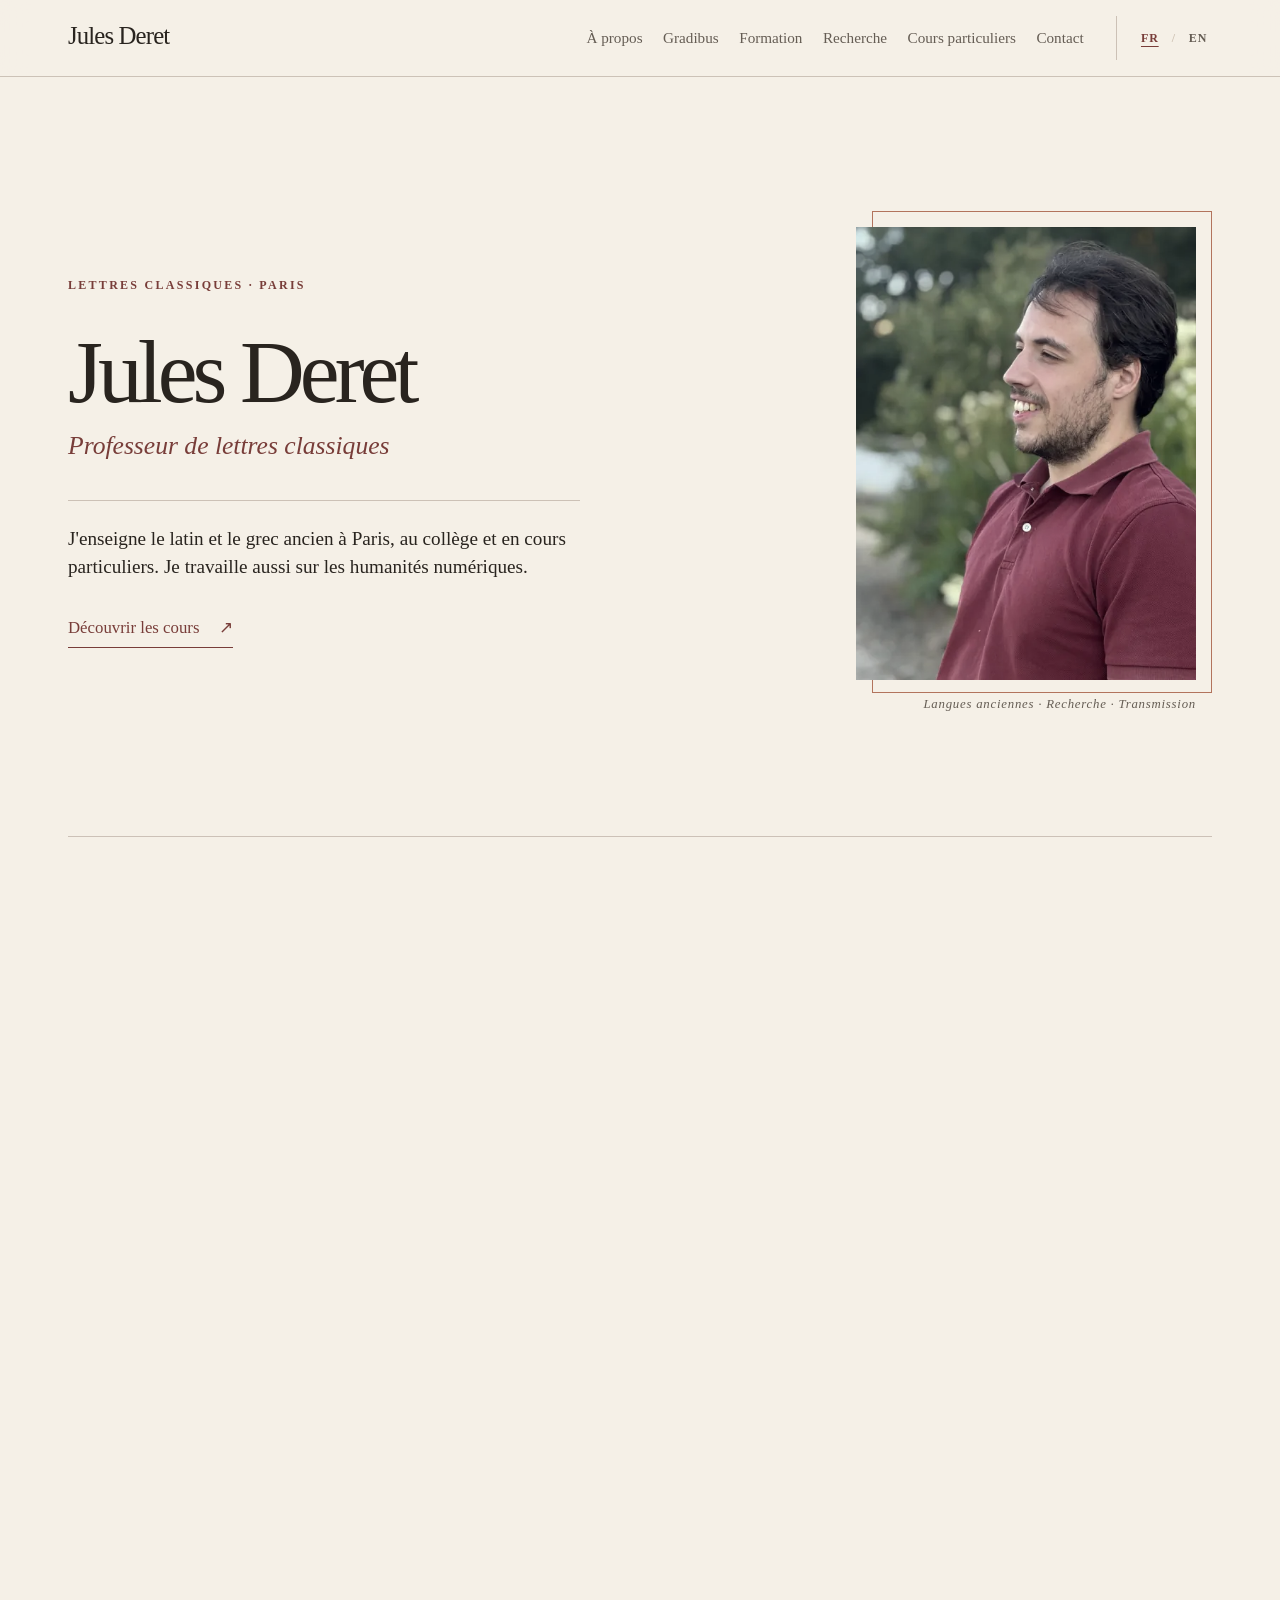
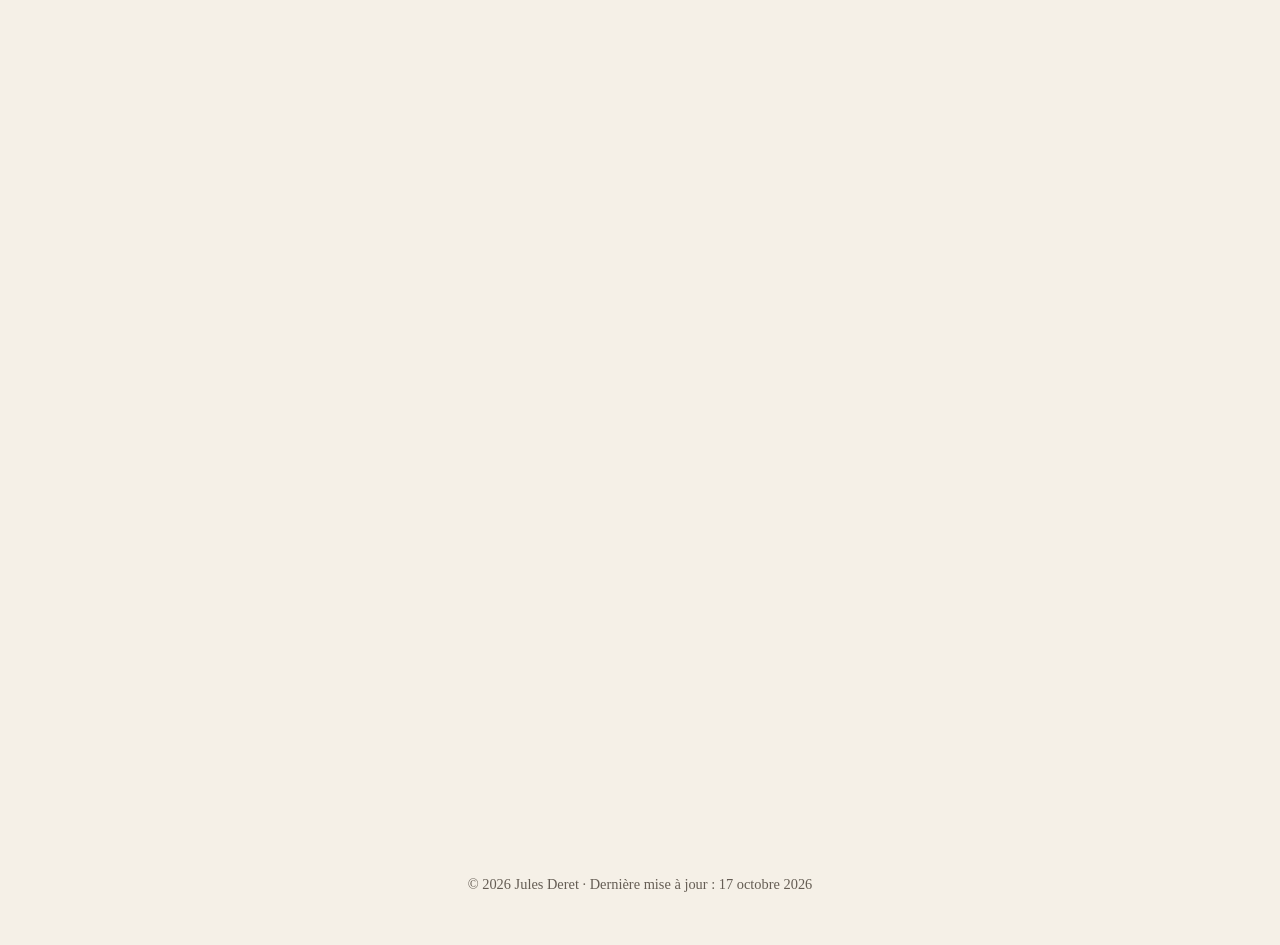
<file: index.html>
<!DOCTYPE html>
<html lang="fr">
  <head>
    <meta charset="UTF-8">
    <meta
      http-equiv="Content-Security-Policy"
      content="default-src 'none'; base-uri 'none'; connect-src https://*.google-analytics.com https://*.analytics.google.com https://*.googletagmanager.com; font-src https://fonts.gstatic.com; form-action 'none'; frame-src https://www.youtube-nocookie.com; img-src 'self' data: https://*.google-analytics.com https://*.googletagmanager.com; object-src 'none'; script-src 'self' 'sha256-FyS5soQxkVk3ih3Gfe+rKbRWhSfyf4nglQ5nKLuA5t0=' https://www.googletagmanager.com; style-src 'self' https://fonts.googleapis.com; upgrade-insecure-requests"
   >
    <meta name="viewport" content="width=device-width, initial-scale=1.0">
    <title>Cours de latin et de grec ancien à Paris | Jules Deret</title>
    <meta
      name="description"
      content="Professeur de lettres classiques à Paris, Jules Deret propose des cours de latin et de grec ancien tous niveaux et travaille en humanités numériques."
   >
    <meta name="author" content="Jules Deret">
    <meta name="robots" content="index, follow, max-image-preview:large">
    <meta name="referrer" content="strict-origin-when-cross-origin">
    <meta name="theme-color" content="#f5f0e7">
    <link rel="canonical" href="https://julesderet.fr/">
    <link rel="alternate" hreflang="fr" href="https://julesderet.fr/">
    <link rel="alternate" hreflang="en" href="https://julesderet.fr/en/">
    <link rel="alternate" hreflang="x-default" href="https://julesderet.fr/">
    <link rel="icon" type="image/svg+xml" href="/favicon.svg">
    <link
      rel="alternate"
      type="text/markdown"
      href="https://julesderet.fr/llms.txt"
      title="Présentation factuelle pour les modèles de langage"
   >

    <meta property="og:type" content="profile">
    <meta property="og:locale" content="fr_FR">
    <meta property="og:locale:alternate" content="en_GB">
    <meta property="og:site_name" content="Jules Deret">
    <meta
      property="og:title"
      content="Cours de latin et de grec ancien à Paris | Jules Deret"
   >
    <meta
      property="og:description"
      content="Professeur de lettres classiques à Paris, Jules Deret propose des cours particuliers de latin et de grec ancien tous niveaux."
    >
    <meta property="og:url" content="https://julesderet.fr/">
    <meta
      property="og:image"
      content="https://julesderet.fr/assets/jules-deret-960.webp"
   >
    <meta property="og:image:type" content="image/webp">
    <meta property="og:image:width" content="960">
    <meta property="og:image:height" content="1280">
    <meta property="og:image:alt" content="Portrait de Jules Deret">
    <meta property="profile:first_name" content="Jules">
    <meta property="profile:last_name" content="Deret">
    <meta name="twitter:card" content="summary">
    <meta
      name="twitter:title"
      content="Cours de latin et de grec ancien à Paris | Jules Deret"
   >
    <meta
      name="twitter:description"
      content="Cours particuliers de latin et de grec ancien tous niveaux avec Jules Deret, professeur de lettres classiques à Paris."
   >
    <meta
      name="twitter:image"
      content="https://julesderet.fr/assets/jules-deret-960.webp"
   >
    <meta name="twitter:image:alt" content="Portrait de Jules Deret">

    <link rel="preconnect" href="https://fonts.googleapis.com">
    <link rel="preconnect" href="https://fonts.gstatic.com" crossorigin>
    <link
      href="https://fonts.googleapis.com/css2?family=EB+Garamond:ital,wght@0,400;0,500;0,600;0,700;1,400;1,500&amp;display=swap"
      rel="stylesheet"
   >
    <link rel="stylesheet" href="style.css">

    <script type="application/ld+json">
      {
        "@context": "https://schema.org",
        "@graph": [
          {
            "@type": "WebSite",
            "@id": "https://julesderet.fr/#website",
            "url": "https://julesderet.fr/",
            "name": "Jules Deret",
            "inLanguage": "fr-FR",
            "creator": { "@id": "https://julesderet.fr/#jules-deret" },
            "publisher": { "@id": "https://julesderet.fr/#jules-deret" }
          },
          {
            "@type": "ProfilePage",
            "@id": "https://julesderet.fr/#webpage",
            "url": "https://julesderet.fr/",
            "name": "Cours de latin et de grec ancien à Paris | Jules Deret",
            "description": "Profil de Jules Deret, professeur de lettres classiques, enseignant de latin et de grec ancien et chercheur en humanités numériques.",
            "inLanguage": "fr-FR",
            "dateModified": "2026-10-17",
            "isPartOf": { "@id": "https://julesderet.fr/#website" },
            "mainEntity": { "@id": "https://julesderet.fr/#jules-deret" }
          },
          {
            "@type": "Person",
            "@id": "https://julesderet.fr/#jules-deret",
            "name": "Jules Deret",
            "url": "https://julesderet.fr/",
            "email": "mailto:deret.jules@gmail.com",
            "sameAs": ["https://github.com/jderet", "https://x.com/JulesDeret"],
            "jobTitle": "Professeur de lettres classiques",
            "description": "Professeur de lettres classiques à Paris, spécialisé dans l'enseignement du latin et du grec ancien et le traitement automatique des langues anciennes.",
            "knowsAbout": [
              "Latin",
              "Grec ancien",
              "Pédagogie des langues anciennes",
              "Traitement automatique des langues anciennes",
              "Analyse syntaxique du latin",
              "Humanités numériques"
            ],
            "knowsLanguage": ["fr", "la", "grc", "en"],
            "alumniOf": [
              {
                "@type": "CollegeOrUniversity",
                "name": "Sorbonne Université",
                "url": "https://www.sorbonne-universite.fr/"
              },
              {
                "@type": "CollegeOrUniversity",
                "name": "Sciences Po Bordeaux",
                "url": "https://www.sciencespobordeaux.fr/"
              },
              {
                "@type": "EducationalOrganization",
                "name": "Accademia Vivarium Novum",
                "url": "https://vivariumnovum.net/"
              },
              {
                "@type": "CollegeOrUniversity",
                "name": "University of the Free State",
                "url": "https://www.ufs.ac.za/"
              }
            ],
            "homeLocation": { "@type": "Place", "name": "Paris XXe, France" },
            "image": { "@id": "https://julesderet.fr/#portrait" },
            "subjectOf": { "@id": "https://doi.org/10.63317/2q8twojtotyb" },
            "makesOffer": {
              "@type": "Offer",
              "itemOffered": {
                "@id": "https://julesderet.fr/#cours-particuliers"
              }
            },
            "mainEntityOfPage": { "@id": "https://julesderet.fr/#webpage" }
          },
          {
            "@type": "ImageObject",
            "@id": "https://julesderet.fr/#portrait",
            "url": "https://julesderet.fr/assets/jules-deret-960.webp",
            "contentUrl": "https://julesderet.fr/assets/jules-deret-960.webp",
            "width": 960,
            "height": 1280,
            "caption": "Portrait de Jules Deret",
            "representativeOfPage": true
          },
          {
            "@type": "Service",
            "@id": "https://julesderet.fr/#cours-particuliers",
            "name": "Cours particuliers de latin et de grec ancien à Paris",
            "serviceType": "Cours particuliers et soutien scolaire en latin et en grec ancien, tous niveaux",
            "description": "Cours particuliers et soutien scolaire en latin et en grec ancien à Paris, pour tous les niveaux.",
            "provider": { "@id": "https://julesderet.fr/#jules-deret" },
            "areaServed": { "@type": "City", "name": "Paris" },
            "url": "https://julesderet.fr/#cours"
          },
          {
            "@type": "ScholarlyArticle",
            "@id": "https://doi.org/10.63317/2q8twojtotyb",
            "name": "THIVLVC: Retrieval Augmented Dependency Parsing for Latin",
            "headline": "THIVLVC: Retrieval Augmented Dependency Parsing for Latin",
            "url": "https://aclanthology.org/2026.lt4hala-1.20/",
            "sameAs": [
              "https://doi.org/10.63317/2q8twojtotyb",
              "https://hal.science/hal-05572961v2",
              "https://arxiv.org/abs/2604.05564"
            ],
            "identifier": [
              {
                "@type": "PropertyValue",
                "propertyID": "DOI",
                "value": "10.63317/2q8twojtotyb"
              },
              {
                "@type": "PropertyValue",
                "propertyID": "ACL Anthology",
                "value": "2026.lt4hala-1.20"
              },
              {
                "@type": "PropertyValue",
                "propertyID": "HAL",
                "value": "hal-05572961"
              },
              {
                "@type": "PropertyValue",
                "propertyID": "arXiv",
                "value": "2604.05564"
              }
            ],
            "abstract": "THIVLVC is a two-stage Latin dependency parsing system. It retrieves structurally similar examples from the CIRCSE treebank, then uses a large language model to refine a UDPipe parse with those examples and the Universal Dependencies guidelines.",
            "keywords": [
              "Latin dependency parsing",
              "Retrieval-Augmented Generation",
              "Universal Dependencies",
              "EvaLatin",
              "Annotation consistency"
            ],
            "inLanguage": "en",
            "datePublished": "2026-05-11",
            "pageStart": "219",
            "pageEnd": "225",
            "pagination": "219-225",
            "author": [
              {
                "@type": "Person",
                "name": "Luc Pommeret",
                "url": "https://lucpommeret.com/"
              },
              {
                "@type": "Person",
                "name": "Thibault Wagret",
                "url": "https://thibaultwagret.fr/"
              },
              { "@id": "https://julesderet.fr/#jules-deret" }
            ],
            "publisher": {
              "@type": "Organization",
              "name": "ELRA Language Resources Association (ELRA)"
            },
            "isPartOf": {
              "@type": "PublicationVolume",
              "name": "Proceedings of the Fourth Workshop on Language Technologies for Historical and Ancient Languages (LT4HALA 2026)"
            }
          }
        ]
      }
    </script>
    <!-- Google Analytics -->
    <script async src="https://www.googletagmanager.com/gtag/js?id=G-WLECZFZMRM"></script>
    <script src="/ga.js"></script>
  </head>

  <body>
    <header>
      <nav aria-label="Navigation principale">
        <div class="nav-left">
          <a href="/" class="logo" aria-label="Jules Deret — Accueil"
            >Jules Deret</a
          >
        </div>
        <div class="nav-right" id="primary-navigation">
          <a href="#about">À propos</a>
          <a href="#gradibus">Gradibus</a>
          <a href="#formation">Formation</a>
          <a href="#recherche">Recherche</a>
          <a href="#cours">Cours particuliers</a>
          <a href="#contact">Contact</a>
        </div>
        <div class="header-actions">
          <div class="language-switch" role="group" aria-label="Choisir la langue">
            <a href="/" lang="fr" hreflang="fr" aria-current="page" aria-label="Français">FR</a>
            <span aria-hidden="true">/</span>
            <a href="/en/" lang="en" hreflang="en" aria-label="English">EN</a>
          </div>
          <button
            type="button"
            class="hamburger"
            aria-label="Menu"
            aria-controls="primary-navigation"
            aria-expanded="false"
          >
            ☰
          </button>
        </div>
      </nav>
    </header>

    <main>
      <!-- Hero -->
      <section id="hero">
        <div class="hero-inner">
          <div class="hero-content">
            <p class="eyebrow">Lettres classiques · Paris</p>
            <h1>Jules Deret</h1>
            <p class="subtitle">Professeur de lettres classiques</p>
            <p class="tagline">
              J'enseigne le latin et le grec ancien à Paris, au collège et en
              cours particuliers. Je travaille aussi sur les humanités
              numériques.
            </p>
            <a class="hero-link" href="#cours">Découvrir les cours <span aria-hidden="true">↗</span></a>
          </div>
          <figure class="hero-figure">
            <img
              class="hero-portrait"
              src="/assets/jules-deret-960.webp"
              srcset="
                /assets/jules-deret-480.webp 480w,
                /assets/jules-deret-960.webp 960w
              "
              sizes="(max-width: 600px) 300px, 360px"
              width="960"
              height="1280"
              alt="Portrait de Jules Deret"
              decoding="async"
              fetchpriority="high"
            >
            <figcaption>Langues anciennes · Recherche · Transmission</figcaption>
          </figure>
        </div>
      </section>

      <!-- À propos -->
      <section id="about">
        <h2>À propos</h2>
        <div class="section-content">
          <p>
            J'ai étudié les lettres classiques à Sorbonne Université, après un
            premier cursus à Sciences Po Bordeaux. Entre-temps, j'ai passé une
            année à Rome, à l'Accademia Vivarium Novum, et une autre en Afrique
            du Sud.
          </p>
          <p>
            Aujourd'hui, j'enseigne les lettres classiques au collège. Ce qui
            m'intéresse surtout, c'est la manière dont on entre dans une langue
            ancienne : par les textes, la lecture et la pratique, plutôt que
            par la seule traduction.
          </p>
        </div>
      </section>

      <section id="gradibus">
        <h2>Gradibus</h2>
        <div class="section-content">
          <p>
            Quel texte puis-je déjà lire en latin ou en grec ancien avec le
            vocabulaire que je connais ? J’ai créé Gradibus pour aider les lecteurs
            à répondre à cette question. Le site tient compte des mots qu’ils
            connaissent déjà et les reconnaît sous leurs différentes formes. Chacun
            peut ainsi choisir un texte en fonction de son vocabulaire et progresser
            dans la lecture des œuvres en langue originale.
          </p>
          <p>
            Gradibus prolonge ma recherche sur la pédagogie des langues anciennes.
            Je m’intéresse à la manière dont on apprend une langue en lisant. Le
            choix du prochain texte est une façon très concrète de poser cette
            question.
          </p>
          <a class="cta" href="https://gradibus.com/">Découvrir Gradibus</a>
          <div class="gradibus-videos">
            <figure>
              <iframe
                src="https://www.youtube-nocookie.com/embed/QtCZfbyZUZo"
                title="Présentation de Gradibus en français"
                loading="lazy"
                referrerpolicy="strict-origin-when-cross-origin"
                allowfullscreen
              ></iframe>
              <p><a href="https://youtu.be/QtCZfbyZUZo">Voir la présentation sur YouTube</a></p>
            </figure>
          </div>
        </div>
      </section>

      <!-- Formation -->
      <section id="formation">
        <h2>Parcours</h2>
        <div class="section-content">
          <div class="timeline">
            <div class="timeline-item">
              <span class="year">2020 – 2024</span>
              <div>
                <strong>Licence et Master de Lettres Classiques</strong>
                <p>
                  <a href="https://www.sorbonne-universite.fr/"
                    >Sorbonne Université</a
                  >, Paris
                </p>
              </div>
            </div>
            <div class="timeline-item">
              <span class="year">2015 – 2020</span>
              <div>
                <strong
                  ><a href="https://www.sciencespobordeaux.fr/"
                    >Sciences Po Bordeaux</a
                  ></strong
                >
                <p>Pessac</p>
              </div>
            </div>
            <div class="timeline-item">
              <span class="year">2018 – 2019</span>
              <div>
                <strong
                  ><span>Année de césure — </span
                  ><a href="https://vivariumnovum.net/"
                    >Accademia Vivarium Novum</a
                  ></strong
                >
                <p>Rome, Italie</p>
              </div>
            </div>
            <div class="timeline-item">
              <span class="year">2016 – 2017</span>
              <div>
                <strong>Mobilité internationale</strong>
                <p>
                  <a href="https://www.ufs.ac.za/"
                    >University of the Free State</a
                  >, <span>Afrique du Sud</span>
                </p>
              </div>
            </div>
          </div>
        </div>
      </section>

      <!-- Recherche -->
      <section id="recherche">
        <h2>Recherche</h2>
        <div class="section-content">
          <article class="publication">
            <h3>THIVLVC</h3>
            <p class="paper-title">
              <a href="https://aclanthology.org/2026.lt4hala-1.20/"
                >« THIVLVC: Retrieval Augmented Dependency Parsing for Latin
                »</a
              >
            </p>
            <p class="paper-authors">
              <a href="https://lucpommeret.com/">Luc Pommeret</a>,
              <a href="https://thibaultwagret.fr/">Thibault Wagret</a> et Jules
              Deret.
            </p>
            <p class="paper-venue">
              LT4HALA 2026 / EvaLatin 2026, LREC 2026, Palma de Majorque, 11 mai
              2026, p. 219–225.
            </p>
            <p class="paper-summary">
              En 2026, j'ai publié ce travail avec Luc Pommeret et Thibault
              Wagret. Nous nous sommes demandé si des phrases latines déjà
              annotées pouvaient aider un modèle de langue à corriger une
              première analyse syntaxique. C'est le principe de THIVLVC.
            </p>
            <details class="publication-details">
              <summary>Résultats et documents</summary>
              <p class="paper-result">
                Lors de l'évaluation EvaLatin 2026, THIVLVC_2 a obtenu les
                meilleurs résultats sur le corpus poétique et le meilleur LAS
                sans sous-types sur le corpus de prose. Le gain de CLAS avec
                sous-types est de 17 points sur la poésie et de 1,5 point sur la
                prose par rapport à UDPipe.
              </p>
              <p class="paper-analysis">
                Nous avons aussi fait examiner en double aveugle 300 désaccords
                avec le corpus de référence. Sur les 167 décisions unanimes,
                53,3 % donnaient raison à THIVLVC.
              </p>
              <p class="paper-links">
                <a href="https://aclanthology.org/2026.lt4hala-1.20/"
                  >Article</a
                >
                <a href="https://doi.org/10.63317/2q8twojtotyb">DOI</a>
                <a href="https://hal.science/hal-05572961v2">HAL</a>
                <a href="https://arxiv.org/abs/2604.05564">arXiv</a>
                <a href="https://github.com/l-pommeret/THIVLVC">Code source</a>
                <a href="https://aclanthology.org/2026.lt4hala-1.19/"
                  >Résultats EvaLatin</a
                >
              </p>
            </details>
          </article>
          <article class="publication">
            <h3>The Greek Library</h3>
            <p class="paper-title">
              <a href="https://thegreeklibrary.pages.lisn.upsaclay.fr/"
                >Bibliothèque numérique de textes grecs anciens</a
              >
            </p>
            <p class="paper-authors">
              Je suis à l'origine du projet avec Luc Pommeret et Thibault
              Wagret.
            </p>
            <p class="paper-summary">
              The Greek Library offre un accès libre à un vaste corpus de
              textes grecs anciens ainsi qu'à des outils de recherche et
              d'analyse. C'est une alternative gratuite au Thesaurus Linguae
              Graecae hébergée par l'Université Paris-Saclay.
            </p>
            <p class="paper-links">
              <a href="https://thegreeklibrary.pages.lisn.upsaclay.fr/"
                >Consulter la bibliothèque</a
              >
              <a href="https://thegreeklibrary.com/">thegreeklibrary.com</a>
            </p>
          </article>
          <article class="publication">
            <h3>Regulae Latine adnotandi</h3>
            <p class="paper-title">
              <a href="https://julesderet.fr/regulae-latine-adnotandi/"
                >Comparer les normes d'annotation du latin</a
              >
            </p>
            <p class="paper-summary">
              Les treebanks latins (Universal Dependencies, LDT, PROIEL, Index
              Thomisticus) et les ressources lexicales (LASLA, LiLa,
              Collatinus) n'annotent pas tous le latin de la même manière. Ce
              site compare leurs choix de lemmatisation, de morphologie et de
              syntaxe. Il propose une page par norme et une fiche par fait de
              langue : copule, ablatif absolu, proposition infinitive, etc.
            </p>
            <p class="paper-summary">
              Chaque fiche donne un tableau comparatif, les fréquences
              observées dans chaque treebank et un exemple réel, tiré
              automatiquement du corpus, avec son arbre et ses lignes CoNLL-U.
            </p>
            <p class="paper-links">
              <a href="https://julesderet.fr/regulae-latine-adnotandi/"
                >Consulter le site</a
              >
              <a href="https://github.com/jderet/regulae-latine-adnotandi"
                >Code source</a
              >
            </p>
          </article>
        </div>
      </section>

      <!-- Collaborations et ressources -->
      <section id="ressources">
        <h2>Liens</h2>
        <div class="section-content">
          <p class="resources-intro">
            Quelques projets autour des langues anciennes et de la recherche.
          </p>
          <div class="resource-grid">
            <article class="resource-card">
              <h3><a href="https://duaelinguae.com/fr">Duae Linguae</a></h3>
              <p>
                Compagnon interactif de Familia Romana pour apprendre à lire le
                latin sans traduire.
              </p>
            </article>
            <article class="resource-card">
              <h3><a href="https://latinvivant.fr/">Latin Vivant</a></h3>
              <p>
                Une méthode active pour apprendre le latin par la lecture,
                l'écoute, l'écriture et la parole.
              </p>
            </article>
            <article class="resource-card">
              <h3><a href="https://grecvivant.fr/">Le Grec Vivant</a></h3>
              <p>
                Des cours de grec ancien en ligne, en petits groupes, pour lire
                Homère et Platon par une méthode active.
              </p>
            </article>
            <article class="resource-card">
              <h3>
                <a href="https://greek.lemmatisation.com/"
                  >Greek Lemmatisation</a
                >
              </h3>
              <p>
                Une interface pour lemmatiser automatiquement des textes grecs,
                dans l'esprit d'Eulexis. L'équipe a elle-même entraîné et annoté
                le modèle.
              </p>
            </article>
          </div>
        </div>
      </section>

      <!-- Cours particuliers -->
      <section id="cours">
        <h2>Cours particuliers</h2>
        <div class="section-content">
          <p>
            Je donne des cours de latin et de grec ancien à Paris, pour débuter,
            reprendre les bases, préparer un examen ou simplement lire les
            textes de plus près. Le contenu et le rythme s'adaptent au niveau et
            aux objectifs de chacun.
          </p>
          <p>
            Pour connaître mes disponibilités, le plus simple est de m'écrire.
          </p>
          <a class="cta" href="mailto:deret.jules@gmail.com">M'écrire</a>
        </div>
      </section>

      <!-- Contact -->
      <section id="contact">
        <h2>Contact</h2>
        <address class="section-content contact-info">
          <p>
            <span class="contact-icon">✉</span>
            <a href="mailto:deret.jules@gmail.com">deret.jules@gmail.com</a>
          </p>
          <p>
            <span class="contact-icon"><svg viewBox="0 0 16 16" fill="currentColor" aria-hidden="true" focusable="false"><path d="M8 0C3.58 0 0 3.58 0 8c0 3.54 2.29 6.53 5.47 7.59.4.07.55-.17.55-.38 0-.19-.01-.82-.01-1.49-2.01.37-2.53-.49-2.69-.94-.09-.23-.48-.94-.82-1.13-.28-.15-.68-.52-.01-.53.63-.01 1.08.58 1.23.82.72 1.21 1.87.87 2.33.66.07-.52.28-.87.51-1.07-1.78-.2-3.64-.89-3.64-3.95 0-.87.31-1.59.82-2.15-.08-.2-.36-1.02.08-2.12 0 0 .67-.21 2.2.82.64-.18 1.32-.27 2-.27.68 0 1.36.09 2 .27 1.53-1.04 2.2-.82 2.2-.82.44 1.1.16 1.92.08 2.12.51.56.82 1.27.82 2.15 0 3.07-1.87 3.75-3.65 3.95.29.25.54.73.54 1.48 0 1.07-.01 1.93-.01 2.2 0 .21.15.46.55.38A8.012 8.012 0 0 0 16 8c0-4.42-3.58-8-8-8Z"/></svg></span>
            <a href="https://github.com/jderet" rel="me">github.com/jderet</a>
          </p>
          <p>
            <span class="contact-icon"><svg viewBox="0 0 24 24" fill="currentColor" aria-hidden="true" focusable="false"><path d="M18.901 1.153h3.68l-8.04 9.19L24 22.846h-7.406l-5.8-7.584-6.638 7.584H.474l8.6-9.83L0 1.154h7.594l5.243 6.932ZM17.61 20.644h2.039L6.486 3.24H4.298Z"/></svg></span>
            <a href="https://x.com/JulesDeret" rel="me">@JulesDeret</a>
          </p>
          <p>
            <span class="contact-icon">📍</span>
            <span>Paris XXe, France</span>
          </p>
        </address>
      </section>
    </main>

    <footer>
      <p>
        © 2026 Jules Deret · <span>Dernière mise à jour : </span
        ><time datetime="2026-10-17">17 octobre 2026</time>
      </p>
    </footer>

    <script src="script.js" defer></script>
  </body>
</html>
</file>
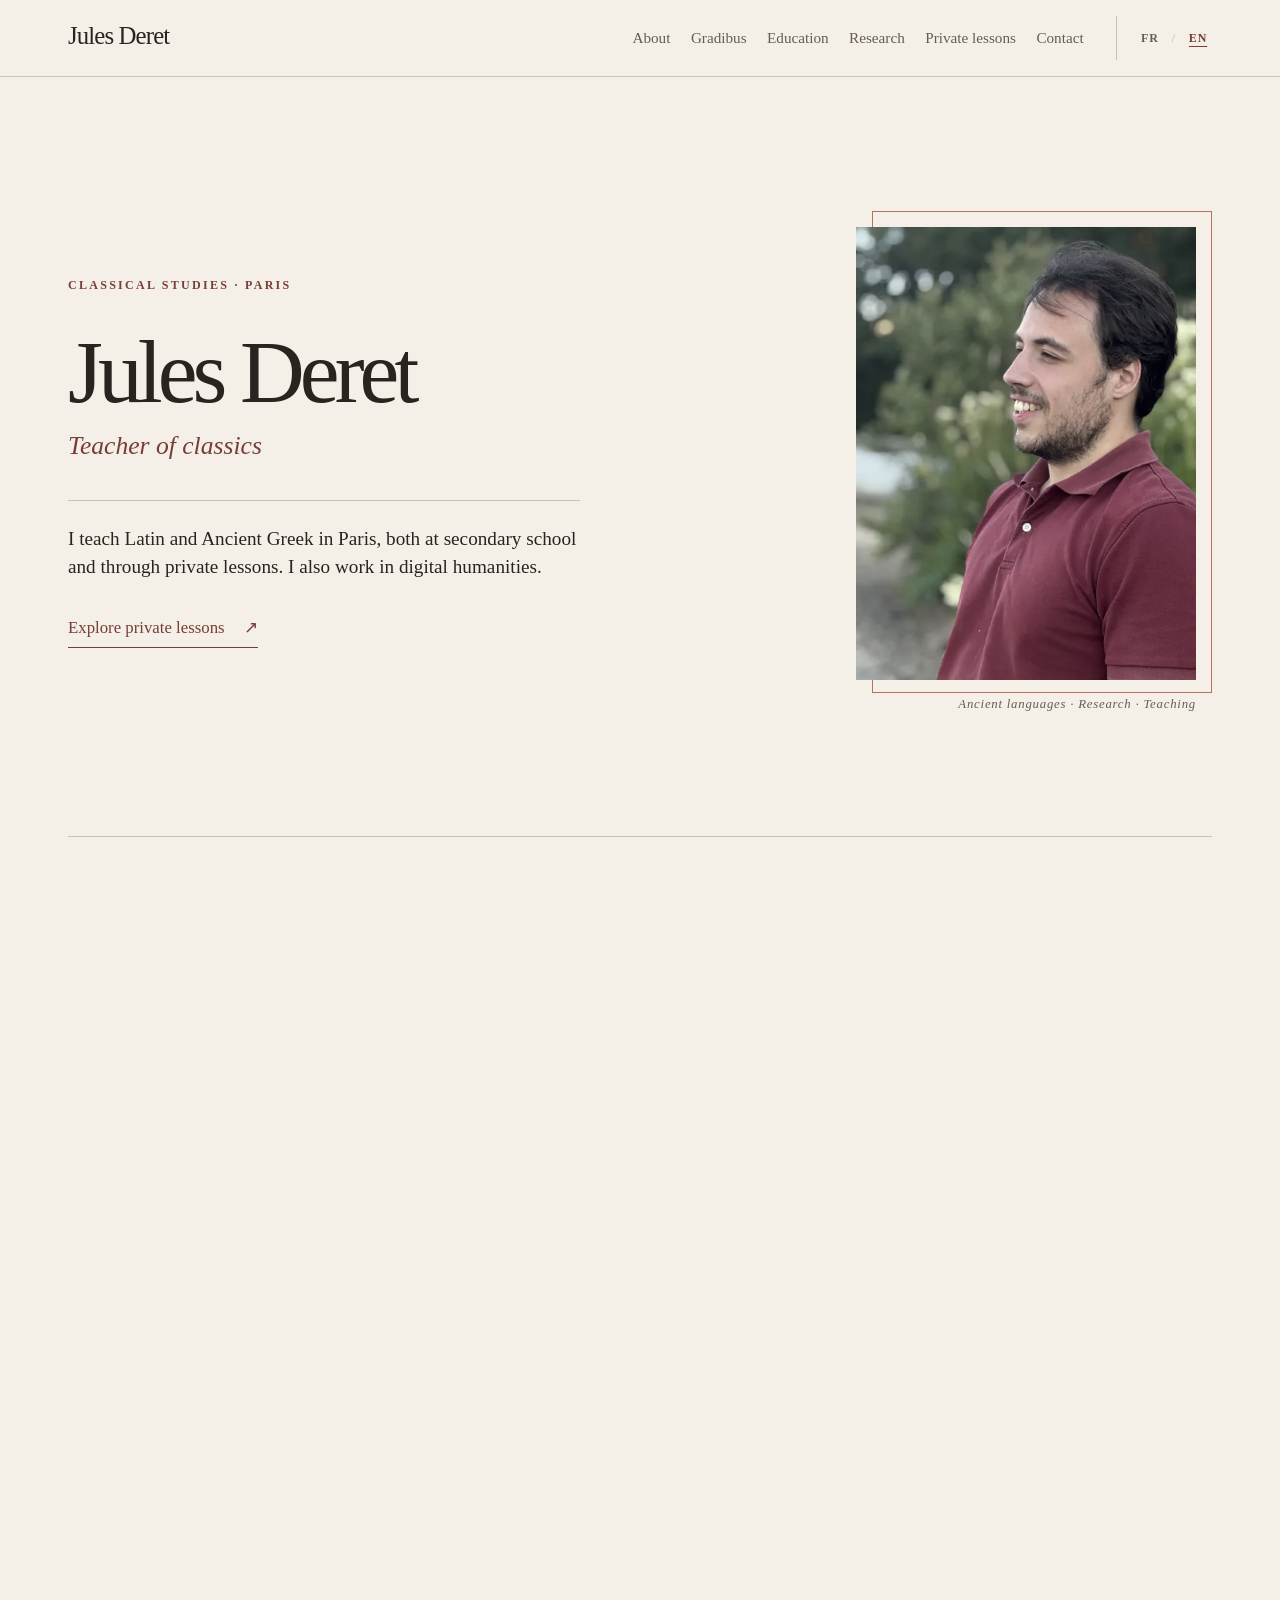
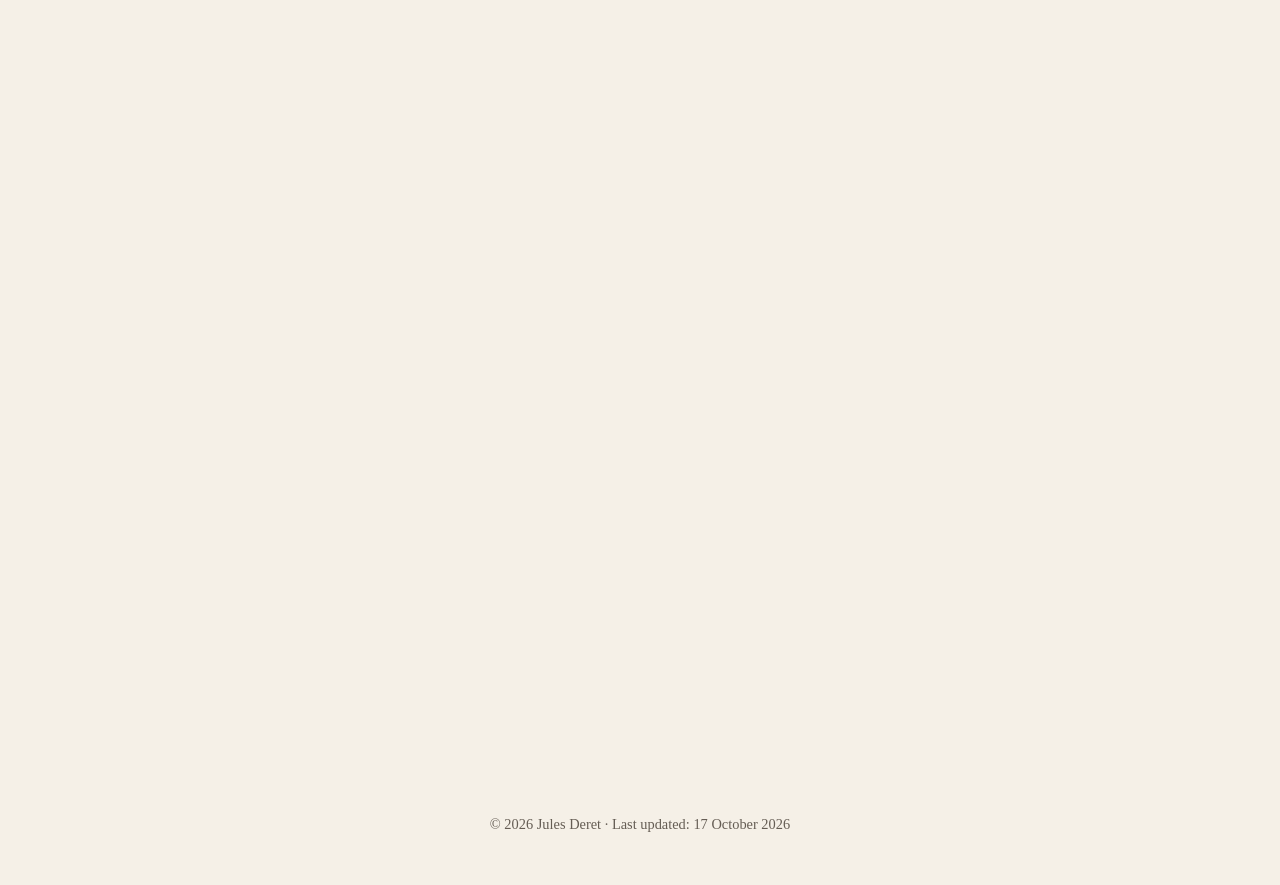
<file: en/index.html>
<!DOCTYPE html>
<html lang="en">
  <head>
    <meta charset="UTF-8">
    <meta
      http-equiv="Content-Security-Policy"
      content="default-src 'none'; base-uri 'none'; connect-src https://*.google-analytics.com https://*.analytics.google.com https://*.googletagmanager.com; font-src https://fonts.gstatic.com; form-action 'none'; frame-src https://www.youtube-nocookie.com; img-src 'self' data: https://*.google-analytics.com https://*.googletagmanager.com; object-src 'none'; script-src 'self' 'sha256-FyS5soQxkVk3ih3Gfe+rKbRWhSfyf4nglQ5nKLuA5t0=' https://www.googletagmanager.com; style-src 'self' https://fonts.googleapis.com; upgrade-insecure-requests"
   >
    <meta name="viewport" content="width=device-width, initial-scale=1.0">
    <title>Latin and Ancient Greek lessons in Paris | Jules Deret</title>
    <meta
      name="description"
      content="Classics teacher in Paris, Jules Deret offers Latin and Ancient Greek lessons for all levels and works in digital humanities."
   >
    <meta name="author" content="Jules Deret">
    <meta name="robots" content="index, follow, max-image-preview:large">
    <meta name="referrer" content="strict-origin-when-cross-origin">
    <meta name="theme-color" content="#f5f0e7">
    <link rel="canonical" href="https://julesderet.fr/en/">
    <link rel="alternate" hreflang="fr" href="https://julesderet.fr/">
    <link rel="alternate" hreflang="en" href="https://julesderet.fr/en/">
    <link rel="alternate" hreflang="x-default" href="https://julesderet.fr/">
    <link rel="icon" type="image/svg+xml" href="/favicon.svg">
    <link
      rel="alternate"
      type="text/markdown"
      href="https://julesderet.fr/llms.txt"
      title="Factual overview for language models (French)"
   >

    <meta property="og:type" content="profile">
    <meta property="og:locale" content="en_GB">
    <meta property="og:locale:alternate" content="fr_FR">
    <meta property="og:site_name" content="Jules Deret">
    <meta
      property="og:title"
      content="Latin and Ancient Greek lessons in Paris | Jules Deret"
   >
    <meta
      property="og:description"
      content="Classics teacher in Paris, Jules Deret offers private Latin and Ancient Greek lessons for all levels."
    >
    <meta property="og:url" content="https://julesderet.fr/en/">
    <meta
      property="og:image"
      content="https://julesderet.fr/assets/jules-deret-960.webp"
   >
    <meta property="og:image:type" content="image/webp">
    <meta property="og:image:width" content="960">
    <meta property="og:image:height" content="1280">
    <meta property="og:image:alt" content="Portrait of Jules Deret">
    <meta property="profile:first_name" content="Jules">
    <meta property="profile:last_name" content="Deret">
    <meta name="twitter:card" content="summary">
    <meta
      name="twitter:title"
      content="Latin and Ancient Greek lessons in Paris | Jules Deret"
   >
    <meta
      name="twitter:description"
      content="Private Latin and Ancient Greek lessons for all levels with Jules Deret, a classics teacher in Paris."
   >
    <meta
      name="twitter:image"
      content="https://julesderet.fr/assets/jules-deret-960.webp"
   >
    <meta name="twitter:image:alt" content="Portrait of Jules Deret">

    <link rel="preconnect" href="https://fonts.googleapis.com">
    <link rel="preconnect" href="https://fonts.gstatic.com" crossorigin>
    <link
      href="https://fonts.googleapis.com/css2?family=EB+Garamond:ital,wght@0,400;0,500;0,600;0,700;1,400;1,500&amp;display=swap"
      rel="stylesheet"
   >
    <link rel="stylesheet" href="/style.css">

    <script type="application/ld+json">
{
  "@context": "https://schema.org",
  "@graph": [
    {
      "@type": "WebSite",
      "@id": "https://julesderet.fr/#website",
      "url": "https://julesderet.fr/",
      "name": "Jules Deret",
      "inLanguage": [
        "fr-FR",
        "en-GB"
      ],
      "creator": {
        "@id": "https://julesderet.fr/#jules-deret"
      },
      "publisher": {
        "@id": "https://julesderet.fr/#jules-deret"
      }
    },
    {
      "@type": "ProfilePage",
      "@id": "https://julesderet.fr/en/#webpage",
      "url": "https://julesderet.fr/en/",
      "name": "Latin and Ancient Greek lessons in Paris | Jules Deret",
      "description": "Profile of Jules Deret, classics teacher, Latin and Ancient Greek tutor, and digital humanities researcher.",
      "inLanguage": "en-GB",
      "dateModified": "2026-10-17",
      "isPartOf": {
        "@id": "https://julesderet.fr/#website"
      },
      "mainEntity": {
        "@id": "https://julesderet.fr/#jules-deret"
      }
    },
    {
      "@type": "Person",
      "@id": "https://julesderet.fr/#jules-deret",
      "name": "Jules Deret",
      "url": "https://julesderet.fr/",
      "email": "mailto:deret.jules@gmail.com",
      "sameAs": ["https://github.com/jderet", "https://x.com/JulesDeret"],
      "jobTitle": "Teacher of classics",
      "description": "Classics teacher in Paris specialising in Latin and Ancient Greek education and computational methods for ancient languages.",
      "knowsAbout": [
        "Latin",
        "Ancient Greek",
        "Teaching ancient languages",
        "Natural language processing for ancient languages",
        "Latin dependency parsing",
        "Digital humanities"
      ],
      "knowsLanguage": [
        "fr",
        "la",
        "grc",
        "en"
      ],
      "alumniOf": [
        {
          "@type": "CollegeOrUniversity",
          "name": "Sorbonne Université",
          "url": "https://www.sorbonne-universite.fr/"
        },
        {
          "@type": "CollegeOrUniversity",
          "name": "Sciences Po Bordeaux",
          "url": "https://www.sciencespobordeaux.fr/"
        },
        {
          "@type": "EducationalOrganization",
          "name": "Accademia Vivarium Novum",
          "url": "https://vivariumnovum.net/"
        },
        {
          "@type": "CollegeOrUniversity",
          "name": "University of the Free State",
          "url": "https://www.ufs.ac.za/"
        }
      ],
      "homeLocation": {
        "@type": "Place",
        "name": "Paris XXe, France"
      },
      "image": {
        "@id": "https://julesderet.fr/#portrait"
      },
      "subjectOf": {
        "@id": "https://doi.org/10.63317/2q8twojtotyb"
      },
      "makesOffer": {
        "@type": "Offer",
        "itemOffered": {
          "@id": "https://julesderet.fr/#cours-particuliers"
        }
      },
      "mainEntityOfPage": {
        "@id": "https://julesderet.fr/en/#webpage"
      }
    },
    {
      "@type": "ImageObject",
      "@id": "https://julesderet.fr/#portrait",
      "url": "https://julesderet.fr/assets/jules-deret-960.webp",
      "contentUrl": "https://julesderet.fr/assets/jules-deret-960.webp",
      "width": 960,
      "height": 1280,
      "caption": "Portrait of Jules Deret",
      "representativeOfPage": true
    },
    {
      "@type": "Service",
      "@id": "https://julesderet.fr/#cours-particuliers",
      "name": "Private Latin and Ancient Greek lessons in Paris",
      "serviceType": "Private Latin and Ancient Greek lessons for all levels",
      "description": "Private Latin and Ancient Greek lessons in Paris, tailored to all levels.",
      "provider": {
        "@id": "https://julesderet.fr/#jules-deret"
      },
      "areaServed": {
        "@type": "City",
        "name": "Paris"
      },
      "url": "https://julesderet.fr/en/#cours"
    },
    {
      "@type": "ScholarlyArticle",
      "@id": "https://doi.org/10.63317/2q8twojtotyb",
      "name": "THIVLVC: Retrieval Augmented Dependency Parsing for Latin",
      "headline": "THIVLVC: Retrieval Augmented Dependency Parsing for Latin",
      "url": "https://aclanthology.org/2026.lt4hala-1.20/",
      "sameAs": [
        "https://doi.org/10.63317/2q8twojtotyb",
        "https://hal.science/hal-05572961v2",
        "https://arxiv.org/abs/2604.05564"
      ],
      "identifier": [
        {
          "@type": "PropertyValue",
          "propertyID": "DOI",
          "value": "10.63317/2q8twojtotyb"
        },
        {
          "@type": "PropertyValue",
          "propertyID": "ACL Anthology",
          "value": "2026.lt4hala-1.20"
        },
        {
          "@type": "PropertyValue",
          "propertyID": "HAL",
          "value": "hal-05572961"
        },
        {
          "@type": "PropertyValue",
          "propertyID": "arXiv",
          "value": "2604.05564"
        }
      ],
      "abstract": "THIVLVC is a two-stage Latin dependency parsing system. It retrieves structurally similar examples from the CIRCSE treebank, then uses a large language model to refine a UDPipe parse with those examples and the Universal Dependencies guidelines.",
      "keywords": [
        "Latin dependency parsing",
        "Retrieval-Augmented Generation",
        "Universal Dependencies",
        "EvaLatin",
        "Annotation consistency"
      ],
      "inLanguage": "en",
      "datePublished": "2026-05-11",
      "pageStart": "219",
      "pageEnd": "225",
      "pagination": "219-225",
      "author": [
        {
          "@type": "Person",
          "name": "Luc Pommeret",
          "url": "https://lucpommeret.com/"
        },
        {
          "@type": "Person",
          "name": "Thibault Wagret",
          "url": "https://thibaultwagret.fr/"
        },
        {
          "@id": "https://julesderet.fr/#jules-deret"
        }
      ],
      "publisher": {
        "@type": "Organization",
        "name": "ELRA Language Resources Association (ELRA)"
      },
      "isPartOf": {
        "@type": "PublicationVolume",
        "name": "Proceedings of the Fourth Workshop on Language Technologies for Historical and Ancient Languages (LT4HALA 2026)"
      }
    }
  ]
}
    </script>
    <!-- Google Analytics -->
    <script async src="https://www.googletagmanager.com/gtag/js?id=G-WLECZFZMRM"></script>
    <script src="/ga.js"></script>
  </head>

  <body>
    <header>
      <nav aria-label="Main navigation">
        <div class="nav-left">
          <a href="/en/" class="logo" aria-label="Jules Deret — Home">Jules Deret</a>
        </div>
        <div class="nav-right" id="primary-navigation">
          <a href="#about">About</a>
          <a href="#gradibus">Gradibus</a>
          <a href="#formation">Education</a>
          <a href="#recherche">Research</a>
          <a href="#cours">Private lessons</a>
          <a href="#contact">Contact</a>
        </div>
        <div class="header-actions">
          <div class="language-switch" role="group" aria-label="Choose a language">
            <a href="/" lang="fr" hreflang="fr" aria-label="Français">FR</a>
            <span aria-hidden="true">/</span>
            <a href="/en/" lang="en" hreflang="en" aria-current="page" aria-label="English">EN</a>
          </div>
          <button type="button" class="hamburger" aria-label="Menu" aria-controls="primary-navigation" aria-expanded="false">☰</button>
        </div>
      </nav>
    </header>

    <main>
      <section id="hero">
        <div class="hero-inner">
          <div class="hero-content">
            <p class="eyebrow">Classical studies · Paris</p>
            <h1>Jules Deret</h1>
            <p class="subtitle">Teacher of classics</p>
            <p class="tagline">
              I teach Latin and Ancient Greek in Paris, both at secondary school
              and through private lessons. I also work in digital humanities.
            </p>
            <a class="hero-link" href="#cours">Explore private lessons <span aria-hidden="true">↗</span></a>
          </div>
          <figure class="hero-figure">
            <img class="hero-portrait" src="/assets/jules-deret-960.webp"
              srcset="/assets/jules-deret-480.webp 480w, /assets/jules-deret-960.webp 960w"
              sizes="(max-width: 600px) 300px, 360px" width="960" height="1280"
              alt="Portrait of Jules Deret" decoding="async" fetchpriority="high">
            <figcaption>Ancient languages · Research · Teaching</figcaption>
          </figure>
        </div>
      </section>

      <section id="about">
        <h2>About</h2>
        <div class="section-content">
          <p>
            I studied classics at Sorbonne Université, following earlier studies
            at Sciences Po Bordeaux. Along the way, I spent a year in Rome at the
            Accademia Vivarium Novum and another in South Africa.
          </p>
          <p>
            Today, I teach classics at a French secondary school. I am
            especially interested in how people come to understand an ancient
            language: through texts, reading and practice, rather than translation alone.
          </p>
        </div>
      </section>

      <section id="gradibus">
        <h2>Gradibus</h2>
        <div class="section-content">
          <p>
            With the Latin or Greek I already know, what can I read next? I created
            Gradibus to help readers answer that question. It keeps track of the
            words they know and recognises them in their different forms. Readers
            can use that knowledge to choose their next text and gradually read more
            widely in the original language.
          </p>
          <p>
            Gradibus grew out of my research into how people learn ancient languages
            through reading. Choosing the next text gives that research a practical
            starting point.
          </p>
          <a class="cta" href="https://gradibus.com/">Explore Gradibus</a>
          <div class="gradibus-videos">
            <figure>
              <iframe
                src="https://www.youtube-nocookie.com/embed/gM5vzomImTs"
                title="Introducing Gradibus in English"
                loading="lazy"
                referrerpolicy="strict-origin-when-cross-origin"
                allowfullscreen
              ></iframe>
              <p><a href="https://youtu.be/gM5vzomImTs">Watch the introduction on YouTube</a></p>
            </figure>
          </div>
        </div>
      </section>

      <section id="formation">
        <h2>Education</h2>
        <div class="section-content">
          <div class="timeline">
            <div class="timeline-item">
              <span class="year">2020 – 2024</span>
              <div>
                <strong>Bachelor's and Master's degrees in Classics</strong>
                <p><a href="https://www.sorbonne-universite.fr/">Sorbonne Université</a>, Paris</p>
              </div>
            </div>
            <div class="timeline-item">
              <span class="year">2015 – 2020</span>
              <div>
                <strong><a href="https://www.sciencespobordeaux.fr/">Sciences Po Bordeaux</a></strong>
                <p>Pessac</p>
              </div>
            </div>
            <div class="timeline-item">
              <span class="year">2018 – 2019</span>
              <div>
                <strong>Year abroad — <a href="https://vivariumnovum.net/">Accademia Vivarium Novum</a></strong>
                <p>Rome, Italy</p>
              </div>
            </div>
            <div class="timeline-item">
              <span class="year">2016 – 2017</span>
              <div>
                <strong>International exchange</strong>
                <p><a href="https://www.ufs.ac.za/">University of the Free State</a>, South Africa</p>
              </div>
            </div>
          </div>
        </div>
      </section>

      <section id="recherche">
        <h2>Research</h2>
        <div class="section-content">
          <article class="publication">
            <h3>THIVLVC</h3>
            <p class="paper-title"><a href="https://aclanthology.org/2026.lt4hala-1.20/">“THIVLVC: Retrieval Augmented Dependency Parsing for Latin”</a></p>
            <p class="paper-authors"><a href="https://lucpommeret.com/">Luc Pommeret</a>, <a href="https://thibaultwagret.fr/">Thibault Wagret</a> and Jules Deret.</p>
            <p class="paper-venue">LT4HALA 2026 / EvaLatin 2026, LREC 2026, Palma de Mallorca, 11 May 2026, pp. 219–225.</p>
            <p class="paper-summary">
              In 2026, I published this work with Luc Pommeret and Thibault Wagret.
              We asked whether previously annotated Latin sentences could help a
              language model correct an initial syntactic analysis. This is the
              principle behind THIVLVC.
            </p>
            <details class="publication-details">
              <summary>Results and resources</summary>
              <p class="paper-result">
                In the EvaLatin 2026 evaluation, THIVLVC_2 achieved the best
                results on the poetry corpus and the best LAS without subtypes
                on the prose corpus. Compared with UDPipe, its CLAS score with
                subtypes improved by 17 points on poetry and 1.5 points on prose.
              </p>
              <p class="paper-analysis">
                We also conducted a double-blind review of 300 disagreements
                with the reference corpus. Of the 167 unanimous decisions,
                53.3% favoured THIVLVC.
              </p>
              <p class="paper-links">
                <a href="https://aclanthology.org/2026.lt4hala-1.20/">Paper</a>
                <a href="https://doi.org/10.63317/2q8twojtotyb">DOI</a>
                <a href="https://hal.science/hal-05572961v2">HAL</a>
                <a href="https://arxiv.org/abs/2604.05564">arXiv</a>
                <a href="https://github.com/l-pommeret/THIVLVC">Source code</a>
                <a href="https://aclanthology.org/2026.lt4hala-1.19/">EvaLatin results</a>
              </p>
            </details>
          </article>
          <article class="publication">
            <h3>The Greek Library</h3>
            <p class="paper-title"><a href="https://thegreeklibrary.pages.lisn.upsaclay.fr/">A digital library of Ancient Greek texts</a></p>
            <p class="paper-authors">I initiated this project with Luc Pommeret and Thibault Wagret.</p>
            <p class="paper-summary">
              The Greek Library provides free access to a large corpus of Ancient
              Greek texts, along with search and analysis tools. Hosted by
              Université Paris-Saclay, it is a free alternative to the Thesaurus
              Linguae Graecae.
            </p>
            <p class="paper-links">
              <a href="https://thegreeklibrary.pages.lisn.upsaclay.fr/">Visit the library</a>
              <a href="https://thegreeklibrary.com/">thegreeklibrary.com</a>
            </p>
          </article>
          <article class="publication">
            <h3>Regulae Latine adnotandi</h3>
            <p class="paper-title"><a href="https://julesderet.fr/regulae-latine-adnotandi/en/">Comparing Latin annotation standards</a></p>
            <p class="paper-summary">
              Latin treebanks (Universal Dependencies, LDT, PROIEL, Index
              Thomisticus) and lexical resources (LASLA, LiLa, Collatinus) do
              not all annotate Latin in the same way. This site compares their
              choices in lemmatisation, morphology and syntax, with one page per
              standard and one entry per linguistic phenomenon: copula, ablative
              absolute, accusative and infinitive, and more.
            </p>
            <p class="paper-summary">
              Each entry gives a comparison table, the frequencies observed in
              each treebank and a real example, selected automatically from the
              corpus, with its tree and CoNLL-U lines.
            </p>
            <p class="paper-links">
              <a href="https://julesderet.fr/regulae-latine-adnotandi/en/">Visit the site</a>
              <a href="https://github.com/jderet/regulae-latine-adnotandi">Source code</a>
            </p>
          </article>
        </div>
      </section>

      <section id="ressources">
        <h2>Links</h2>
        <div class="section-content">
          <p class="resources-intro">A few projects on ancient languages and research.</p>
          <div class="resource-grid">
            <article class="resource-card">
              <h3><a href="https://duaelinguae.com/fr">Duae Linguae</a></h3>
              <p>An interactive companion to Familia Romana for learning to read Latin without translating.</p>
            </article>
            <article class="resource-card">
              <h3><a href="https://latinvivant.fr/">Latin Vivant</a></h3>
              <p>An active approach to learning Latin through reading, listening, writing and speaking.</p>
            </article>
            <article class="resource-card">
              <h3><a href="https://grecvivant.fr/">Le Grec Vivant</a></h3>
              <p>Small-group online Ancient Greek lessons using an active approach to reading Homer and Plato.</p>
            </article>
            <article class="resource-card">
              <h3><a href="https://greek.lemmatisation.com/">Greek Lemmatisation</a></h3>
              <p>A tool for automatically lemmatising Greek texts, in the spirit of Eulexis. Its team trained and annotated the model themselves.</p>
            </article>
          </div>
        </div>
      </section>

      <section id="cours">
        <h2>Private lessons</h2>
        <div class="section-content">
          <p>
            I offer private Latin and Ancient Greek lessons in Paris, whether
            you are starting out, revisiting the basics, preparing for an exam
            or simply looking to read texts more closely. The content and pace
            are tailored to each person's level and goals.
          </p>
          <p>To ask about availability, the easiest way is to email me.</p>
          <a class="cta" href="mailto:deret.jules@gmail.com">Get in touch</a>
        </div>
      </section>

      <section id="contact">
        <h2>Contact</h2>
        <address class="section-content contact-info">
          <p><span class="contact-icon" aria-hidden="true">✉</span><a href="mailto:deret.jules@gmail.com">deret.jules@gmail.com</a></p>
          <p><span class="contact-icon"><svg viewBox="0 0 16 16" fill="currentColor" aria-hidden="true" focusable="false"><path d="M8 0C3.58 0 0 3.58 0 8c0 3.54 2.29 6.53 5.47 7.59.4.07.55-.17.55-.38 0-.19-.01-.82-.01-1.49-2.01.37-2.53-.49-2.69-.94-.09-.23-.48-.94-.82-1.13-.28-.15-.68-.52-.01-.53.63-.01 1.08.58 1.23.82.72 1.21 1.87.87 2.33.66.07-.52.28-.87.51-1.07-1.78-.2-3.64-.89-3.64-3.95 0-.87.31-1.59.82-2.15-.08-.2-.36-1.02.08-2.12 0 0 .67-.21 2.2.82.64-.18 1.32-.27 2-.27.68 0 1.36.09 2 .27 1.53-1.04 2.2-.82 2.2-.82.44 1.1.16 1.92.08 2.12.51.56.82 1.27.82 2.15 0 3.07-1.87 3.75-3.65 3.95.29.25.54.73.54 1.48 0 1.07-.01 1.93-.01 2.2 0 .21.15.46.55.38A8.012 8.012 0 0 0 16 8c0-4.42-3.58-8-8-8Z"/></svg></span><a href="https://github.com/jderet" rel="me">github.com/jderet</a></p>
          <p><span class="contact-icon"><svg viewBox="0 0 24 24" fill="currentColor" aria-hidden="true" focusable="false"><path d="M18.901 1.153h3.68l-8.04 9.19L24 22.846h-7.406l-5.8-7.584-6.638 7.584H.474l8.6-9.83L0 1.154h7.594l5.243 6.932ZM17.61 20.644h2.039L6.486 3.24H4.298Z"/></svg></span><a href="https://x.com/JulesDeret" rel="me">@JulesDeret</a></p>
          <p><span class="contact-icon" aria-hidden="true">⌖</span><span>Paris 20th arrondissement, France</span></p>
        </address>
      </section>
    </main>

    <footer>
      <p>© 2026 Jules Deret · Last updated: <time datetime="2026-10-17">17 October 2026</time></p>
    </footer>
    <script src="/script.js" defer></script>
  </body>
</html>
</file>
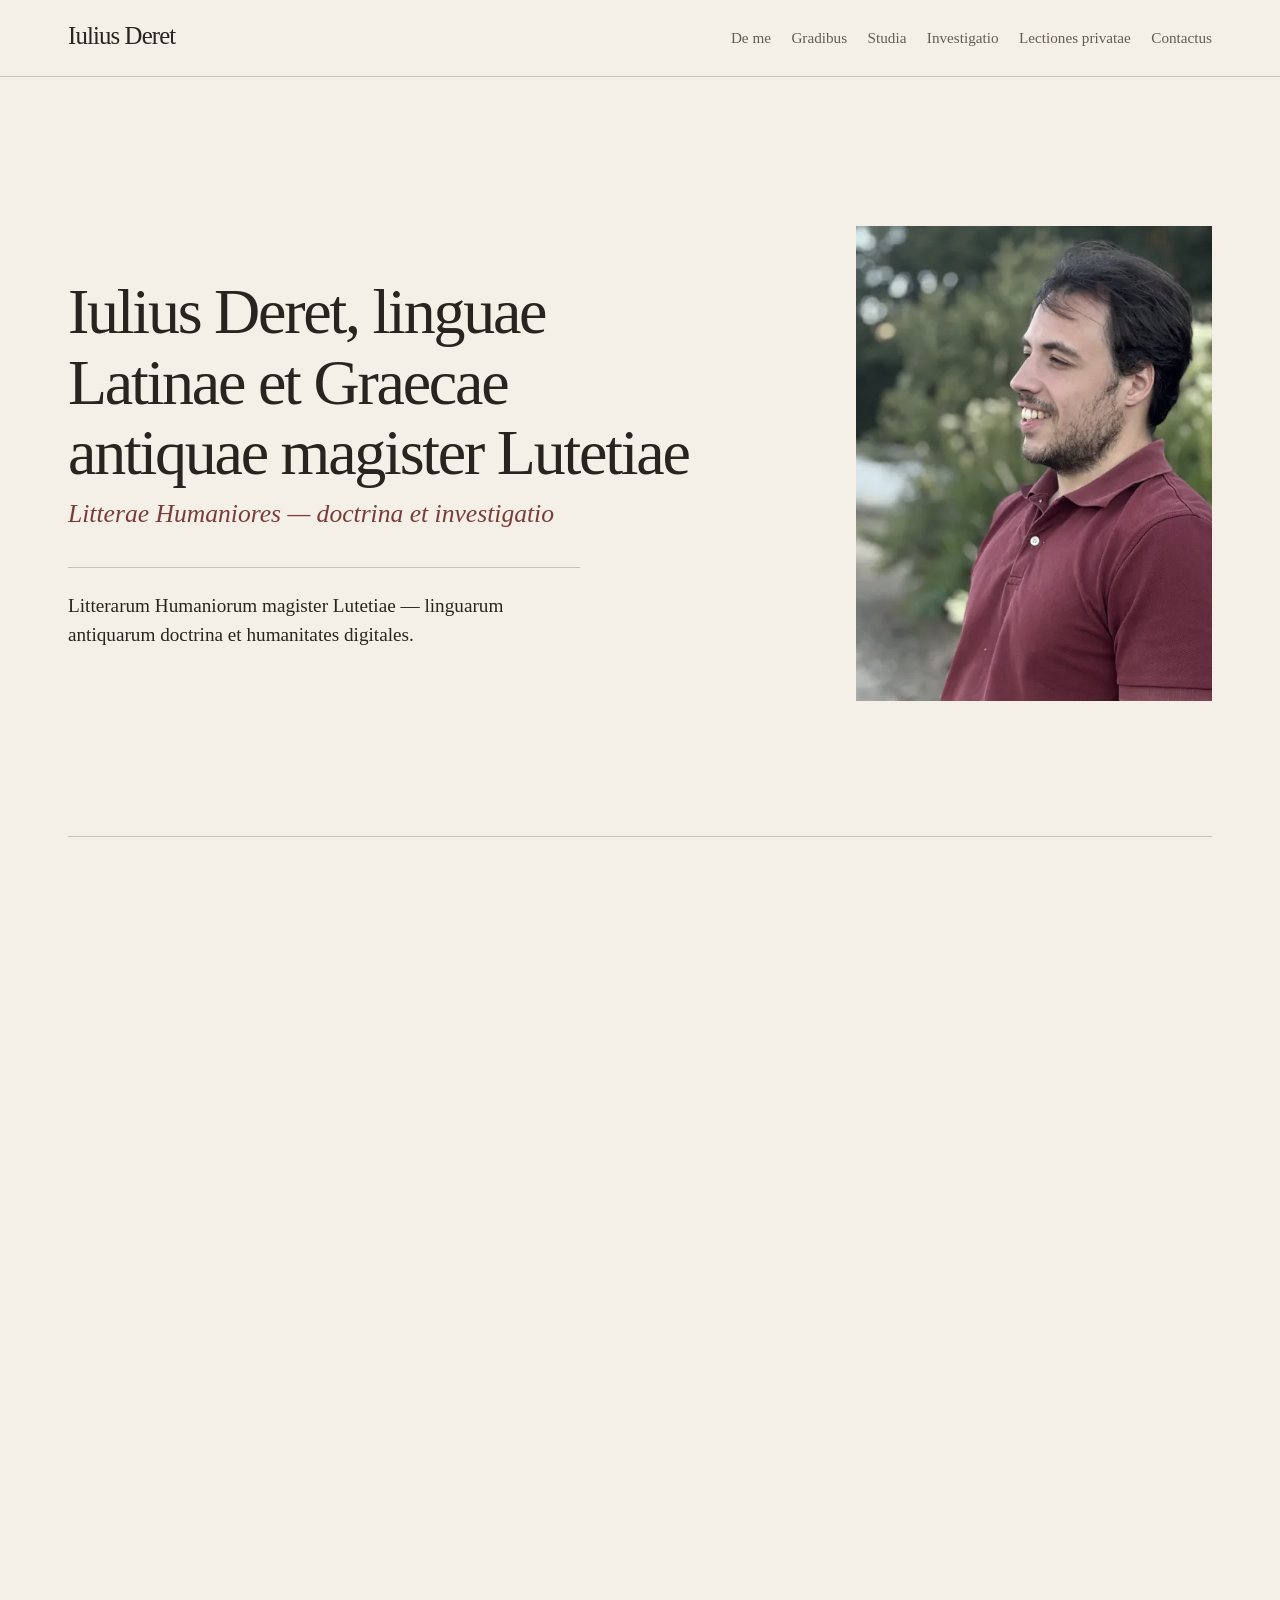
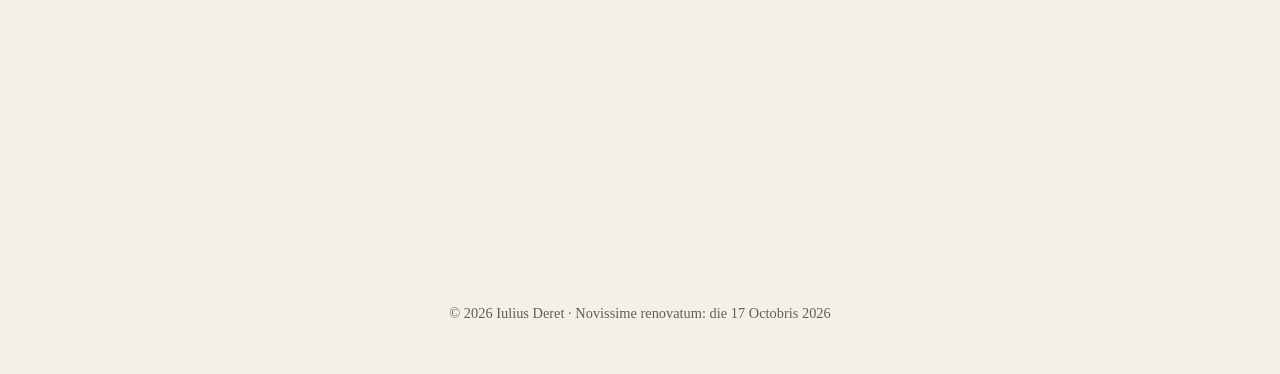
<file: latin/index.html>
<!DOCTYPE html>
<html lang="la">
  <head>
    <meta charset="UTF-8">
    <meta
      http-equiv="Content-Security-Policy"
      content="default-src 'none'; base-uri 'none'; connect-src https://*.google-analytics.com https://*.analytics.google.com https://*.googletagmanager.com; font-src https://fonts.gstatic.com; form-action 'none'; frame-src https://www.youtube-nocookie.com; img-src 'self' data: https://*.google-analytics.com https://*.googletagmanager.com; object-src 'none'; script-src 'self' https://www.googletagmanager.com; style-src 'self' https://fonts.googleapis.com; upgrade-insecure-requests"
   >
    <meta name="viewport" content="width=device-width, initial-scale=1.0">
    <title>Iulius Deret — Litterae Humaniores</title>
    <meta
      name="description"
      content="Iulius Deret, Litterarum Humaniorum magister Lutetiae: lingua Latina et Graeca antiqua, paedagogia et humanitates digitales."
   >
    <meta name="robots" content="noindex, follow">
    <meta name="referrer" content="strict-origin-when-cross-origin">
    <meta name="theme-color" content="#8b3a3a">
    <link rel="canonical" href="https://julesderet.fr/latin/">
    <link rel="icon" type="image/svg+xml" href="/favicon.svg">
    <link rel="preconnect" href="https://fonts.googleapis.com">
    <link rel="preconnect" href="https://fonts.gstatic.com" crossorigin>
    <link
      href="https://fonts.googleapis.com/css2?family=EB+Garamond:ital,wght@0,400;0,500;0,600;0,700;1,400;1,500&amp;display=swap"
      rel="stylesheet"
   >
    <link rel="stylesheet" href="../style.css">
    <!-- Google Analytics -->
    <script async src="https://www.googletagmanager.com/gtag/js?id=G-WLECZFZMRM"></script>
    <script src="/ga.js"></script>
  </head>

  <body>
    <header>
      <nav aria-label="Navigatio primaria">
        <div class="nav-left">
          <a
            href="/"
            class="logo"
            aria-label="Iulius Deret — Pagina Francogallica"
            >Iulius Deret</a
          >
        </div>
        <div class="nav-right" id="primary-navigation">
          <a href="#about">De me</a>
          <a href="#gradibus">Gradibus</a>
          <a href="#formation">Studia</a>
          <a href="#recherche">Investigatio</a>
          <a href="#cours">Lectiones privatae</a>
          <a href="#contact">Contactus</a>
        </div>
        <button
          type="button"
          class="hamburger"
          aria-label="Tabula navigationis"
          aria-controls="primary-navigation"
          aria-expanded="false"
        >
          ☰
        </button>
      </nav>
    </header>

    <main>
      <section id="hero">
        <div class="hero-inner">
          <div class="hero-content">
            <h1>
              Iulius Deret, linguae Latinae et Graecae antiquae magister
              Lutetiae
            </h1>
            <p class="subtitle">
              Litterae Humaniores — doctrina et investigatio
            </p>
            <p class="tagline">
              Litterarum Humaniorum magister Lutetiae — linguarum antiquarum
              doctrina et humanitates digitales.
            </p>
          </div>
          <img
            class="hero-portrait"
            src="/assets/jules-deret-960.webp"
            srcset="
              /assets/jules-deret-480.webp 480w,
              /assets/jules-deret-960.webp 960w
            "
            sizes="(max-width: 768px) 240px, 320px"
            width="960"
            height="1280"
            alt="Effigies Iulii Deret"
            decoding="async"
            fetchpriority="high"
          >
        </div>
      </section>

      <section id="about">
        <h2>De Iulio Deret</h2>
        <div class="section-content">
          <p class="identity-summary">
            Iulius Deret Lutetiae Litteras Humaniores docet. Linguam Latinam et
            Graecam antiquam tradit atque tractationem automaticam linguarum
            antiquarum et humanitates digitales investigat.
          </p>
          <p>
            Laurea Magisterii Litterarum Humaniorum in Sorbona Universitate et
            Scientiarum Politicarum in Academia Burdigalensi adeptus, me studio
            et doctrinae linguae Latinae et Graecae antiquae dedico. Iter meum
            me Romam duxit, ubi in Academia Vivarii Novi studui, deinde in
            Africam Australem, antequam in Galliam redii ut Litteras Humaniores
            in schola docerem. Praecipue me delectat paedagogia linguarum, et
            linguae Latinae in primis.
          </p>
          <div class="quick-facts">
            <h3 id="en-bref-title">Breviter</h3>
            <dl>
              <div>
                <dt>Munus</dt>
                <dd>Magister Litterarum Humaniorum</dd>
              </div>
              <div>
                <dt>Doctrina</dt>
                <dd>Lingua Latina et Graeca antiqua, omnibus gradibus</dd>
              </div>
              <div>
                <dt>Locus</dt>
                <dd>Paris XXe, France</dd>
              </div>
              <div>
                <dt>Investigatio</dt>
                <dd>
                  Tractatio automatica linguarum antiquarum et humanitates
                  digitales
                </dd>
              </div>
            </dl>
          </div>
        </div>
      </section>

      <section id="gradibus">
        <h2>Gradibus</h2>
        <div class="section-content">
          <p>
            Quid Latine aut Graece iam legere possum, si ea tantum verba intellego
            quae adhuc didici? Gradibus condidi ut lectoribus hanc quaestionem
            expedire liceret. In hoc situ verba sibi iam nota indicare possunt. Cum
            eadem verba aliis formis flexa occurrunt, situs ea agnoscit. Ita quisque
            pro copia verborum quae novit eligere potest quid deinde legat.
          </p>
          <p>
            Dum quaero quomodo linguae antiquae legendo discantur, hoc instrumentum
            excogitavi. Nam ei qui paulatim ad auctores Latinos Graecosque legendos
            accedit multum interest quid deinde legat.
          </p>
          <a class="cta" href="https://gradibus.com/">Gradibus explora</a>
          <div class="gradibus-videos">
            <figure>
              <figcaption>Francogallice</figcaption>
              <iframe
                src="https://www.youtube-nocookie.com/embed/QtCZfbyZUZo"
                title="Gradibus Francogallice"
                loading="lazy"
                referrerpolicy="strict-origin-when-cross-origin"
                allowfullscreen
              ></iframe>
              <p><a href="https://youtu.be/QtCZfbyZUZo">Francogallice in YouTube specta</a></p>
            </figure>
            <figure>
              <figcaption>Anglice</figcaption>
              <iframe
                src="https://www.youtube-nocookie.com/embed/gM5vzomImTs"
                title="Gradibus Anglice"
                loading="lazy"
                referrerpolicy="strict-origin-when-cross-origin"
                allowfullscreen
              ></iframe>
              <p><a href="https://youtu.be/gM5vzomImTs">Anglice in YouTube specta</a></p>
            </figure>
          </div>
        </div>
      </section>

      <section id="formation">
        <h2>Studia</h2>
        <div class="section-content">
          <div class="timeline">
            <div class="timeline-item">
              <span class="year">2020 – 2024</span>
              <div>
                <strong>Laurea et Magisterium Litterarum Humaniorum</strong>
                <p>
                  <a href="https://www.sorbonne-universite.fr/"
                    >Sorbonne Université</a
                  >, Lutetia
                </p>
              </div>
            </div>
            <div class="timeline-item">
              <span class="year">2015 – 2020</span>
              <div>
                <strong
                  ><a href="https://www.sciencespobordeaux.fr/"
                    >Sciences Po Bordeaux</a
                  ></strong
                >
                <p>Pessac</p>
              </div>
            </div>
            <div class="timeline-item">
              <span class="year">2018 – 2019</span>
              <div>
                <strong
                  >Annus intermissus —
                  <a href="https://vivariumnovum.net/"
                    >Accademia Vivarium Novum</a
                  ></strong
                >
                <p>Roma, Italia</p>
              </div>
            </div>
            <div class="timeline-item">
              <span class="year">2016 – 2017</span>
              <div>
                <strong>Peregrinatio academica</strong>
                <p>
                  <a href="https://www.ufs.ac.za/"
                    >University of the Free State</a
                  >, Africa Australis
                </p>
              </div>
            </div>
          </div>
        </div>
      </section>

      <section id="recherche">
        <h2>Investigatio</h2>
        <div class="section-content">
          <article class="publication">
            <h3>Publicatio</h3>
            <p class="paper-title">
              <a href="https://aclanthology.org/2026.lt4hala-1.20/"
                >« THIVLVC: Retrieval Augmented Dependency Parsing for Latin
                »</a
              >
            </p>
            <p class="paper-authors">
              <a href="https://lucpommeret.com/">Luc Pommeret</a>,
              <a href="https://thibaultwagret.fr/">Thibault Wagret</a> et Iulius
              Deret.
            </p>
            <p class="paper-venue">
              LT4HALA 2026 / EvaLatin 2026, LREC 2026, Palma Maiorica, die 11
              Maii 2026, pp. 219–225.
            </p>
            <p class="paper-summary">
              THIVLVC systema duorum graduum est ad dependentias Latinas
              enodandas: sententias structura similes in arbore CIRCSE reperit,
              deinde exemplar linguae amplum analysim ab UDPipe effectam
              exemplis et regulis Universal Dependencies adiuvantibus emendat.
            </p>
            <p class="paper-result">
              In aestimatione publica EvaLatin 2026, ratio THIVLVC_2 optimos
              eventus in carminibus et optimum LAS sine subgeneribus in prosa
              obtinuit. CLAS septendecim punctis in carminibus et uno puncto cum
              dimidio in prosa super fundamentum UDPipe auxit (subgeneribus
              inclusis).
            </p>
            <p class="paper-analysis">
              Analysis caeca duplex trecentarum discrepantiarum a corpore
              referente centum sexaginta septem iudicia consentientia tulit; ex
              eis 53,3 centesimae analysim THIVLVC praetulerunt.
            </p>
            <p class="paper-links">
              <a href="https://aclanthology.org/2026.lt4hala-1.20/"
                >Commentatio in ACL Anthology</a
              >
              <a href="https://doi.org/10.63317/2q8twojtotyb"
                >DOI 10.63317/2q8twojtotyb</a
              >
              <a href="https://hal.science/hal-05572961v2">HAL</a>
              <a href="https://arxiv.org/abs/2604.05564">arXiv</a>
              <a href="https://github.com/l-pommeret/THIVLVC">Codex fontis</a>
              <a href="https://aclanthology.org/2026.lt4hala-1.19/"
                >Eventus publici EvaLatin</a
              >
            </p>
          </article>
          <article class="publication">
            <h3>Regulae Latine adnotandi</h3>
            <p class="paper-title">
              <a href="https://julesderet.fr/regulae-latine-adnotandi/"
                >Normae Latine adnotandi inter se comparatae</a
              >
            </p>
            <p class="paper-summary">
              Arbores syntacticae Latinae (Universal Dependencies, LDT, PROIEL,
              Index Thomisticus) et subsidia lexica (LASLA, LiLa, Collatinus)
              non eodem modo linguam Latinam adnotant. Hic situs earum rationes
              lemmatum, morphologiae syntaxisque comparat: singulas paginas
              singulis normis, singulas schedas singulis rebus grammaticis
              (copulae, ablativo absoluto, accusativo cum infinitivo…) tribuit.
            </p>
            <p class="paper-links">
              <a href="https://julesderet.fr/regulae-latine-adnotandi/"
                >Situm inspicere</a
              >
              <a href="https://github.com/jderet/regulae-latine-adnotandi"
                >Codex fontis</a
              >
            </p>
          </article>
          <div class="research-interests">
            <h3>Studia investigationis</h3>
            <p>
              Tractatio automatica linguarum antiquarum, analysis syntactica
              Latina, humanitates digitales.
            </p>
          </div>
        </div>
      </section>

      <section id="ressources">
        <h2>Socii et subsidia</h2>
        <div class="section-content">
          <p class="resources-intro">
            Opera et instrumenta quaedam ad linguas antiquas, humanitates
            digitales et philosophiam ulterius explorandas.
          </p>
          <div class="resource-grid">
            <article class="resource-card">
              <h3><a href="https://duaelinguae.com/fr">Duae Linguae</a></h3>
              <p>
                Comes interactivus libri Familia Romana ad Latine sine
                conversione legendum.
              </p>
            </article>
            <article class="resource-card">
              <h3><a href="https://latinvivant.fr/">Latin Vivant</a></h3>
              <p>
                Ratio activa ad linguam Latinam legendo, audiendo, scribendo
                loquendoque discendam.
              </p>
            </article>
            <article class="resource-card">
              <h3><a href="https://grecvivant.fr/">Le Grec Vivant</a></h3>
              <p>
                Lectiones Graecae antiquae interretiales ratione activa,
                gregibus parvis, Homero Platoneque legendis.
              </p>
            </article>
            <article class="resource-card">
              <h3>
                <a href="https://greek.lemmatisation.com/"
                  >Greek Lemmatisation</a
                >
              </h3>
              <p>
                Instrumentum ad textus Graecos automatice lemmatizandos,
                Eulexis simile. Eadem manus exemplar instituit atque annotavit.
              </p>
            </article>
          </div>
        </div>
      </section>

      <section id="cours">
        <h2>Lectiones privatae linguae Latinae et Graecae antiquae Lutetiae</h2>
        <div class="section-content">
          <p>
            Lutetiae lectiones privatas et auxilium scholasticum linguae Latinae
            et Graecae antiquae omnibus gradibus propono.
          </p>
          <ul>
            <li>Lingua Latina — omnes gradus</li>
            <li>Lingua Graeca antiqua — omnes gradus</li>
          </ul>
          <p>
            Me adi ut tempora libera cognoscas et rationes petitioni tuae aptas
            conveniamus.
          </p>
          <a class="cta" href="#contact">Lectionem pete</a>
        </div>
      </section>

      <section id="questions">
        <h2>Quaestiones frequentes</h2>
        <div class="section-content faq-list">
          <details>
            <summary>Quis est Iulius Deret?</summary>
            <p>
              Iulius Deret Lutetiae Litteras Humaniores docet. Magister
              Litterarum Humaniorum a Sorbona Universitate et alumnus
              Scientiarum Politicarum Burdigalensium, linguam Latinam et Graecam
              antiquam tradit.
            </p>
          </details>
          <details>
            <summary>Quas lectiones Iulius Deret proponit?</summary>
            <p>
              Iulius Deret Lutetiae lectiones privatas et auxilium scholasticum
              linguae Latinae et Graecae antiquae omnibus gradibus proponit.
            </p>
          </details>
          <details>
            <summary>Quid investigationes eius spectant?</summary>
            <p>
              Investigationes Iulii Deret tractationem automaticam linguarum
              antiquarum, analysim syntacticam Latinam et humanitates digitales
              spectant. Commentationis THIVLVC apud LT4HALA 2026 editae coauctor
              est.
            </p>
          </details>
          <details>
            <summary>Quomodo lectio petitur?</summary>
            <p>
              Ut lectionem Latinam vel Graecam petas, scribe ad
              deret.jules@gmail.com ut tempora libera cognoscas et rationes
              convenias.
            </p>
          </details>
        </div>
      </section>

      <section id="competences">
        <h2>Artes</h2>
        <div class="section-content skills-grid">
          <div class="skill-card">
            <h3>Linguae</h3>
            <ul>
              <li>Peritus: Anglica, Latina, Graeca antiqua</li>
              <li>Mediocris: Hispanica, Sanscrita</li>
              <li>Tiro: Germanica, Sinica</li>
            </ul>
          </div>
          <div class="skill-card">
            <h3>Ars computatoria</h3>
            <ul>
              <li>Microsoft Office, Excel</li>
              <li>Python, Java</li>
              <li>Windows, macOS, Linux</li>
            </ul>
          </div>
        </div>
      </section>

      <section id="contact">
        <h2>Contactus</h2>
        <address class="section-content contact-info">
          <p>
            <span class="contact-icon">✉</span
            ><a href="mailto:deret.jules@gmail.com">deret.jules@gmail.com</a>
          </p>
          <p>
            <span class="contact-icon"><svg viewBox="0 0 16 16" fill="currentColor" aria-hidden="true" focusable="false"><path d="M8 0C3.58 0 0 3.58 0 8c0 3.54 2.29 6.53 5.47 7.59.4.07.55-.17.55-.38 0-.19-.01-.82-.01-1.49-2.01.37-2.53-.49-2.69-.94-.09-.23-.48-.94-.82-1.13-.28-.15-.68-.52-.01-.53.63-.01 1.08.58 1.23.82.72 1.21 1.87.87 2.33.66.07-.52.28-.87.51-1.07-1.78-.2-3.64-.89-3.64-3.95 0-.87.31-1.59.82-2.15-.08-.2-.36-1.02.08-2.12 0 0 .67-.21 2.2.82.64-.18 1.32-.27 2-.27.68 0 1.36.09 2 .27 1.53-1.04 2.2-.82 2.2-.82.44 1.1.16 1.92.08 2.12.51.56.82 1.27.82 2.15 0 3.07-1.87 3.75-3.65 3.95.29.25.54.73.54 1.48 0 1.07-.01 1.93-.01 2.2 0 .21.15.46.55.38A8.012 8.012 0 0 0 16 8c0-4.42-3.58-8-8-8Z"/></svg></span
            ><a href="https://github.com/jderet" rel="me">github.com/jderet</a>
          </p>
          <p>
            <span class="contact-icon"><svg viewBox="0 0 24 24" fill="currentColor" aria-hidden="true" focusable="false"><path d="M18.901 1.153h3.68l-8.04 9.19L24 22.846h-7.406l-5.8-7.584-6.638 7.584H.474l8.6-9.83L0 1.154h7.594l5.243 6.932ZM17.61 20.644h2.039L6.486 3.24H4.298Z"/></svg></span
            ><a href="https://x.com/JulesDeret" rel="me">@JulesDeret</a>
          </p>
          <p>
            <span class="contact-icon">📍</span><span>Paris XXe, France</span>
          </p>
        </address>
      </section>
    </main>

    <footer>
      <p>
        © 2026 Iulius Deret · Novissime renovatum:
        <time datetime="2026-10-17">die 17 Octobris 2026</time>
      </p>
    </footer>

    <script src="../script.js" defer></script>
  </body>
</html>
</file>
<file: style.css>
/* A quiet editorial palette, shared by the French, English and Latin pages. */
*,
*::before,
*::after {
  box-sizing: border-box;
}

:root {
  --bg: #f5f0e7;
  --paper: #fbf8f2;
  --text: #29241f;
  --muted: #655d54;
  --accent: #783d39;
  --accent-hover: #532925;
  --accent-light: #b2745d;
  --border: #cfc3b4;
  --rule: rgba(97, 72, 57, 0.28);
  --card-bg: #f9f5ee;
}

html {
  scroll-behavior: smooth;
  scroll-padding-top: 100px;
}

body {
  margin: 0;
  background: var(--bg);
  color: var(--text);
  font: 19px/1.65 "EB Garamond", Garamond, Georgia, serif;
  -webkit-font-smoothing: antialiased;
}

body::before {
  content: "";
  position: fixed;
  inset: 0;
  z-index: -1;
  pointer-events: none;
  opacity: 0.28;
  background-image: radial-gradient(rgba(89, 69, 49, 0.18) 0.35px, transparent 0.5px);
  background-size: 6px 6px;
}

h1, h2, h3, p, figure, dl {
  margin: 0;
}

h1, h2, h3 {
  font-weight: 500;
  line-height: 1.1;
}

h1 {
  font-size: clamp(3.9rem, 7vw, 6.75rem);
  letter-spacing: -0.055em;
  text-wrap: balance;
}

html[lang="la"] h1 {
  font-size: clamp(2.8rem, 5vw, 4.5rem);
  letter-spacing: -0.035em;
}

h2 {
  color: var(--accent);
  font-size: clamp(2rem, 3.2vw, 3rem);
  letter-spacing: -0.025em;
}

h3 {
  font-size: 1.45rem;
}

a {
  color: var(--accent);
  text-decoration: none;
  text-underline-offset: 0.18em;
  transition: color 200ms ease;
}

a:hover {
  color: var(--accent-hover);
}

p a:not(.cta),
.paper-links a,
.resource-card h3 a {
  text-decoration: underline;
  text-decoration-color: var(--accent-light);
  text-decoration-thickness: 1px;
  transition: color 200ms ease, text-decoration-color 200ms ease;
}

p a:hover,
.paper-links a:hover,
.resource-card h3 a:hover {
  text-decoration-color: currentColor;
}

a:focus-visible,
button:focus-visible,
summary:focus-visible {
  outline: 2px solid var(--accent);
  outline-offset: 4px;
}

header {
  position: sticky;
  top: 0;
  z-index: 100;
  border-bottom: 1px solid var(--rule);
  background: rgba(245, 240, 231, 0.94);
  backdrop-filter: blur(14px);
}

nav {
  max-width: 1240px;
  min-height: 76px;
  margin: 0 auto;
  padding: 0 clamp(1.25rem, 4vw, 3rem);
  display: flex;
  align-items: center;
  gap: 2rem;
}

.nav-left {
  flex: 1 0 auto;
}

.logo {
  display: inline-block;
  color: var(--text);
  font-size: 1.55rem;
  letter-spacing: -0.035em;
  line-height: 1;
}

.logo:hover {
  color: var(--accent);
}

.nav-right,
.header-actions,
.language-switch {
  display: flex;
  align-items: center;
}

.nav-right {
  gap: clamp(0.8rem, 1.6vw, 1.6rem);
}

.nav-right a {
  position: relative;
  padding: 0.3rem 0;
  color: var(--muted);
  font-size: 0.95rem;
  white-space: nowrap;
}

.nav-right a::after {
  content: "";
  position: absolute;
  left: 0;
  right: 100%;
  bottom: 0;
  height: 1px;
  background: var(--accent);
  transition: right 240ms ease;
}

.nav-right a:hover::after,
.nav-right a:focus-visible::after {
  right: 0;
}

.header-actions {
  gap: 0.5rem;
}

.language-switch {
  gap: 0.5rem;
  padding-left: 1.2rem;
  border-left: 1px solid var(--rule);
  white-space: nowrap;
  font: 600 0.75rem/1.2 Georgia, serif;
  letter-spacing: 0.07em;
}

.language-switch a {
  display: grid;
  place-items: center;
  min-width: 28px;
  min-height: 44px;
  color: var(--muted);
}

.language-switch a[aria-current="page"] {
  color: var(--accent);
  text-decoration: underline;
  text-underline-offset: 0.35em;
}

.language-switch span {
  color: var(--border);
}

.hamburger {
  display: none;
  width: 44px;
  height: 44px;
  padding: 0;
  border: 0;
  background: none;
  color: var(--text);
  font: 1.4rem Georgia, serif;
  cursor: pointer;
}

section {
  max-width: 1120px;
  margin: 0 auto;
}

#hero {
  position: relative;
  max-width: 1240px;
  min-height: min(760px, calc(100svh - 76px));
  padding: clamp(4rem, 8vw, 7rem) clamp(1.25rem, 4vw, 3rem) clamp(4rem, 7vw, 6rem);
  display: flex;
  align-items: center;
}

#hero::after {
  content: "";
  position: absolute;
  right: clamp(1.25rem, 4vw, 3rem);
  bottom: 0;
  left: clamp(1.25rem, 4vw, 3rem);
  height: 1px;
  background: var(--rule);
}

.hero-inner {
  width: 100%;
  display: grid;
  grid-template-columns: minmax(0, 1.35fr) minmax(265px, 0.7fr);
  align-items: center;
  gap: clamp(3rem, 8vw, 8rem);
}

.hero-content {
  position: relative;
  z-index: 1;
}

.eyebrow {
  margin-bottom: 1.8rem;
  color: var(--accent);
  font: 600 0.75rem/1.3 Georgia, serif;
  letter-spacing: 0.19em;
  text-transform: uppercase;
}

.hero-content h1 {
  margin-bottom: 0.25rem;
}

.subtitle {
  color: var(--accent);
  font-size: clamp(1.45rem, 2vw, 2rem);
  font-style: italic;
}

.tagline {
  max-width: 32rem;
  margin-top: 2rem;
  padding-top: 1.5rem;
  border-top: 1px solid var(--rule);
  font-size: clamp(1.2rem, 1.5vw, 1.45rem);
  line-height: 1.5;
}

.hero-link {
  display: inline-flex;
  align-items: center;
  gap: 1.2rem;
  margin-top: 2rem;
  padding-bottom: 0.35rem;
  border-bottom: 1px solid var(--accent);
  font-size: 1.05rem;
}

.hero-link span {
  transition: transform 200ms ease;
}

.hero-link:hover span {
  transform: translate(3px, -3px);
}

.hero-figure {
  position: relative;
  padding: 1rem 1rem 0 0;
}

.hero-figure::before {
  content: "";
  position: absolute;
  top: 0;
  right: 0;
  bottom: 1.4rem;
  left: 1rem;
  border: 1px solid var(--accent-light);
}

.hero-portrait {
  position: relative;
  display: block;
  width: 100%;
  height: auto;
  aspect-ratio: 3 / 4;
  object-fit: cover;
  filter: saturate(0.76) sepia(0.08);
}

.hero-figure figcaption {
  margin-top: 0.9rem;
  color: var(--muted);
  font-size: 0.8rem;
  font-style: italic;
  letter-spacing: 0.06em;
  text-align: right;
}

main > section:not(#hero) {
  display: grid;
  grid-template-columns: minmax(170px, 0.42fr) minmax(0, 1fr);
  gap: clamp(2.25rem, 5vw, 5rem);
  padding: clamp(4rem, 8vw, 7rem) clamp(1.25rem, 4vw, 3rem);
  border-bottom: 1px solid var(--rule);
}

.section-content {
  min-width: 0;
  font-size: 1.13rem;
}

.section-content > p + p {
  margin-top: 1.25rem;
}

.gradibus-videos {
  display: grid;
  grid-template-columns: repeat(auto-fit, minmax(min(100%, 16rem), 1fr));
  gap: 1.5rem;
  margin-top: 2rem;
}

.gradibus-videos figure {
  min-width: 0;
  margin: 0;
}

.gradibus-videos figcaption {
  margin-bottom: 0.5rem;
  font-weight: 600;
}

.gradibus-videos iframe {
  display: block;
  width: 100%;
  aspect-ratio: 16 / 9;
  border: 0;
}

.gradibus-videos p {
  margin-top: 0.5rem;
  font-size: 1rem;
}

#about .section-content > p:first-child {
  font-size: clamp(1.35rem, 2vw, 1.75rem);
  line-height: 1.45;
}

.identity-summary {
  font-size: 1.25rem;
  margin-bottom: 1.25rem;
}

.quick-facts {
  margin-top: 2rem;
}

.quick-facts h3 {
  margin-bottom: 1rem;
}

.quick-facts dl {
  display: grid;
  grid-template-columns: repeat(2, minmax(0, 1fr));
  gap: 1rem;
}

.quick-facts dl > div {
  padding-top: 0.8rem;
  border-top: 1px solid var(--rule);
}

.quick-facts dt {
  color: var(--accent);
  font: 600 0.75rem/1.3 Georgia, serif;
  letter-spacing: 0.08em;
  text-transform: uppercase;
}

.quick-facts dd {
  margin: 0.4rem 0 0;
}

.timeline {
  border-top: 1px solid var(--rule);
}

.timeline-item {
  display: grid;
  grid-template-columns: 120px minmax(0, 1fr);
  gap: 1.5rem;
  padding: 1.4rem 0;
  border-bottom: 1px solid var(--rule);
}

.timeline-item strong {
  font-weight: 600;
  font-size: 1.23rem;
}

.year {
  padding-top: 0.35rem;
  color: var(--accent);
  font: 600 0.75rem/1.4 Georgia, serif;
  font-variant-numeric: tabular-nums;
  letter-spacing: 0.04em;
}

.timeline-item p {
  margin-top: 0.35rem;
  color: var(--muted);
  font-size: 1rem;
}

.publication {
  padding: 1.8rem 0 2.4rem;
  border-top: 1px solid var(--rule);
}

.publication + .publication {
  margin-top: 0.2rem;
}

.publication h3 {
  color: var(--text);
  font-size: 1.75rem;
}

.paper-title {
  margin: 0.7rem 0;
  font-size: 1.2rem;
  font-style: italic;
}

.paper-authors {
  margin-bottom: 0.35rem;
}

.paper-venue,
.paper-note {
  color: var(--muted);
  font-size: 1rem;
}

.paper-note {
  margin-top: 0.7rem;
  font-style: italic;
}

.paper-summary,
.paper-result,
.paper-analysis {
  margin-top: 1rem;
}

.paper-result {
  padding-left: 1rem;
  border-left: 2px solid var(--accent-light);
}

.publication-details {
  margin-top: 1.4rem;
}

.publication-details summary {
  width: fit-content;
  color: var(--accent);
  font-weight: 600;
  cursor: pointer;
}

.publication-details[open] summary {
  margin-bottom: 1rem;
}

.paper-links {
  display: flex;
  flex-wrap: wrap;
  gap: 0.4rem 1.25rem;
  margin-top: 1.2rem;
  font-size: 1rem;
}

.research-interests {
  padding-top: 1.5rem;
  border-top: 1px solid var(--rule);
}

.research-interests h3 {
  margin-bottom: 0.6rem;
}

.resources-intro {
  margin-bottom: 1.5rem;
}

.resource-grid {
  display: grid;
  grid-template-columns: repeat(2, minmax(0, 1fr));
  gap: 2rem 2.5rem;
}

.resource-card {
  padding-top: 1rem;
  border-top: 1px solid var(--rule);
}

.resource-card h3 {
  margin-bottom: 0.5rem;
}

.resource-card p {
  color: var(--muted);
  font-size: 1rem;
}

.skills-grid {
  display: grid;
  grid-template-columns: repeat(2, minmax(0, 1fr));
  gap: 1.5rem;
}

.skill-card {
  padding: 1.25rem;
  border: 1px solid var(--rule);
  background: var(--card-bg);
}

.skill-card h3 {
  margin-bottom: 0.8rem;
}

.skill-card ul {
  margin: 0;
  padding: 0;
  list-style: none;
}

#cours ul {
  margin: 0.8rem 0 0.8rem 1.5rem;
}

.cta {
  display: inline-flex;
  align-items: center;
  justify-content: center;
  min-height: 48px;
  margin-top: 1.5rem;
  padding: 0.6rem 1.4rem;
  border: 1px solid var(--accent);
  color: var(--paper);
  background: var(--accent);
  font-weight: 600;
  transition: color 220ms ease, background 220ms ease, transform 220ms ease;
}

.cta:hover {
  color: var(--paper);
  background: var(--accent-hover);
  transform: translateY(-2px);
}

.faq-list {
  display: grid;
  gap: 0.75rem;
}

.faq-list details {
  padding: 1rem 0;
  border-top: 1px solid var(--rule);
}

.faq-list summary {
  color: var(--text);
  font-weight: 600;
  cursor: pointer;
}

.faq-list p {
  margin-top: 0.75rem;
}

address.contact-info {
  font-style: normal;
}

.contact-info p {
  display: flex;
  gap: 0.8rem;
  align-items: center;
  margin-bottom: 0.8rem;
  font-size: 1.2rem;
}

.contact-icon {
  width: 1.25rem;
  color: var(--accent);
  font-size: 1rem;
  text-align: center;
}

.contact-icon svg {
  display: block;
  width: 1em;
  height: 1em;
  margin: 0 auto;
}

footer {
  padding: 2.5rem 1.25rem 3rem;
  color: var(--muted);
  font-size: 0.9rem;
  text-align: center;
}

@media (prefers-reduced-motion: no-preference) {
  .hero-content > *,
  .hero-figure {
    animation: enter 700ms both cubic-bezier(0.2, 0.7, 0.25, 1);
  }

  .hero-content > :nth-child(2) { animation-delay: 80ms; }
  .hero-content > :nth-child(3) { animation-delay: 150ms; }
  .hero-content > :nth-child(4) { animation-delay: 220ms; }
  .hero-content > :nth-child(5) { animation-delay: 290ms; }
  .hero-figure { animation-delay: 160ms; }

  .will-reveal {
    opacity: 0;
    transform: translateY(20px);
    transition: opacity 650ms ease, transform 650ms cubic-bezier(0.2, 0.7, 0.25, 1);
  }

  .will-reveal.is-visible {
    opacity: 1;
    transform: none;
  }
}

@keyframes enter {
  from { opacity: 0; transform: translateY(18px); }
  to { opacity: 1; transform: none; }
}

@media (max-width: 960px) {
  nav { gap: 1rem; }
  .nav-right { gap: 0.7rem; }
  .nav-right a { font-size: 0.87rem; }
  .hero-inner { gap: 3rem; }
}

@media (max-width: 780px) {
  html { scroll-padding-top: 76px; }
  nav { min-height: 68px; }
  .nav-left { flex: 1; }
  .nav-right {
    display: none;
    position: absolute;
    top: 68px;
    left: 0;
    right: 0;
    padding: 0.8rem 1.25rem 1.25rem;
    border-bottom: 1px solid var(--rule);
    background: var(--bg);
    box-shadow: 0 18px 25px rgba(41, 36, 31, 0.08);
  }
  .nav-right.open { display: flex; flex-direction: column; align-items: stretch; gap: 0; }
  .nav-right a { display: flex; align-items: center; min-height: 44px; font-size: 1.1rem; }
  .hamburger { display: block; }
  .language-switch { padding-left: 0; border: 0; }
  #hero { min-height: 0; padding-top: 4rem; }
  .hero-inner { grid-template-columns: minmax(0, 1fr) minmax(190px, 0.65fr); gap: 2rem; }
  h1 { font-size: clamp(3.25rem, 7vw, 4.5rem); }
  main > section:not(#hero) { grid-template-columns: 1fr; gap: 1.8rem; }
}

@media (max-width: 600px) {
  body { font-size: 18px; }
  .logo { font-size: 1.4rem; }
  #hero { padding-top: 3rem; padding-bottom: 4rem; }
  .hero-inner { grid-template-columns: 1fr; gap: 2.5rem; }
  .hero-figure { width: min(300px, 78vw); margin-left: auto; }
  .eyebrow { margin-bottom: 1.2rem; }
  .tagline { margin-top: 1.4rem; padding-top: 1.2rem; }
  main > section:not(#hero) { padding-top: 4rem; padding-bottom: 4rem; }
  .timeline-item { grid-template-columns: 1fr; gap: 0.3rem; }
  .resource-grid, .skills-grid, .quick-facts dl { grid-template-columns: 1fr; gap: 1.2rem; }
}

@media (prefers-reduced-motion: reduce) {
  html { scroll-behavior: auto; }
  *, *::before, *::after {
    animation-duration: 0.01ms !important;
    animation-iteration-count: 1 !important;
    transition-duration: 0.01ms !important;
    scroll-behavior: auto !important;
  }
}
</file>
